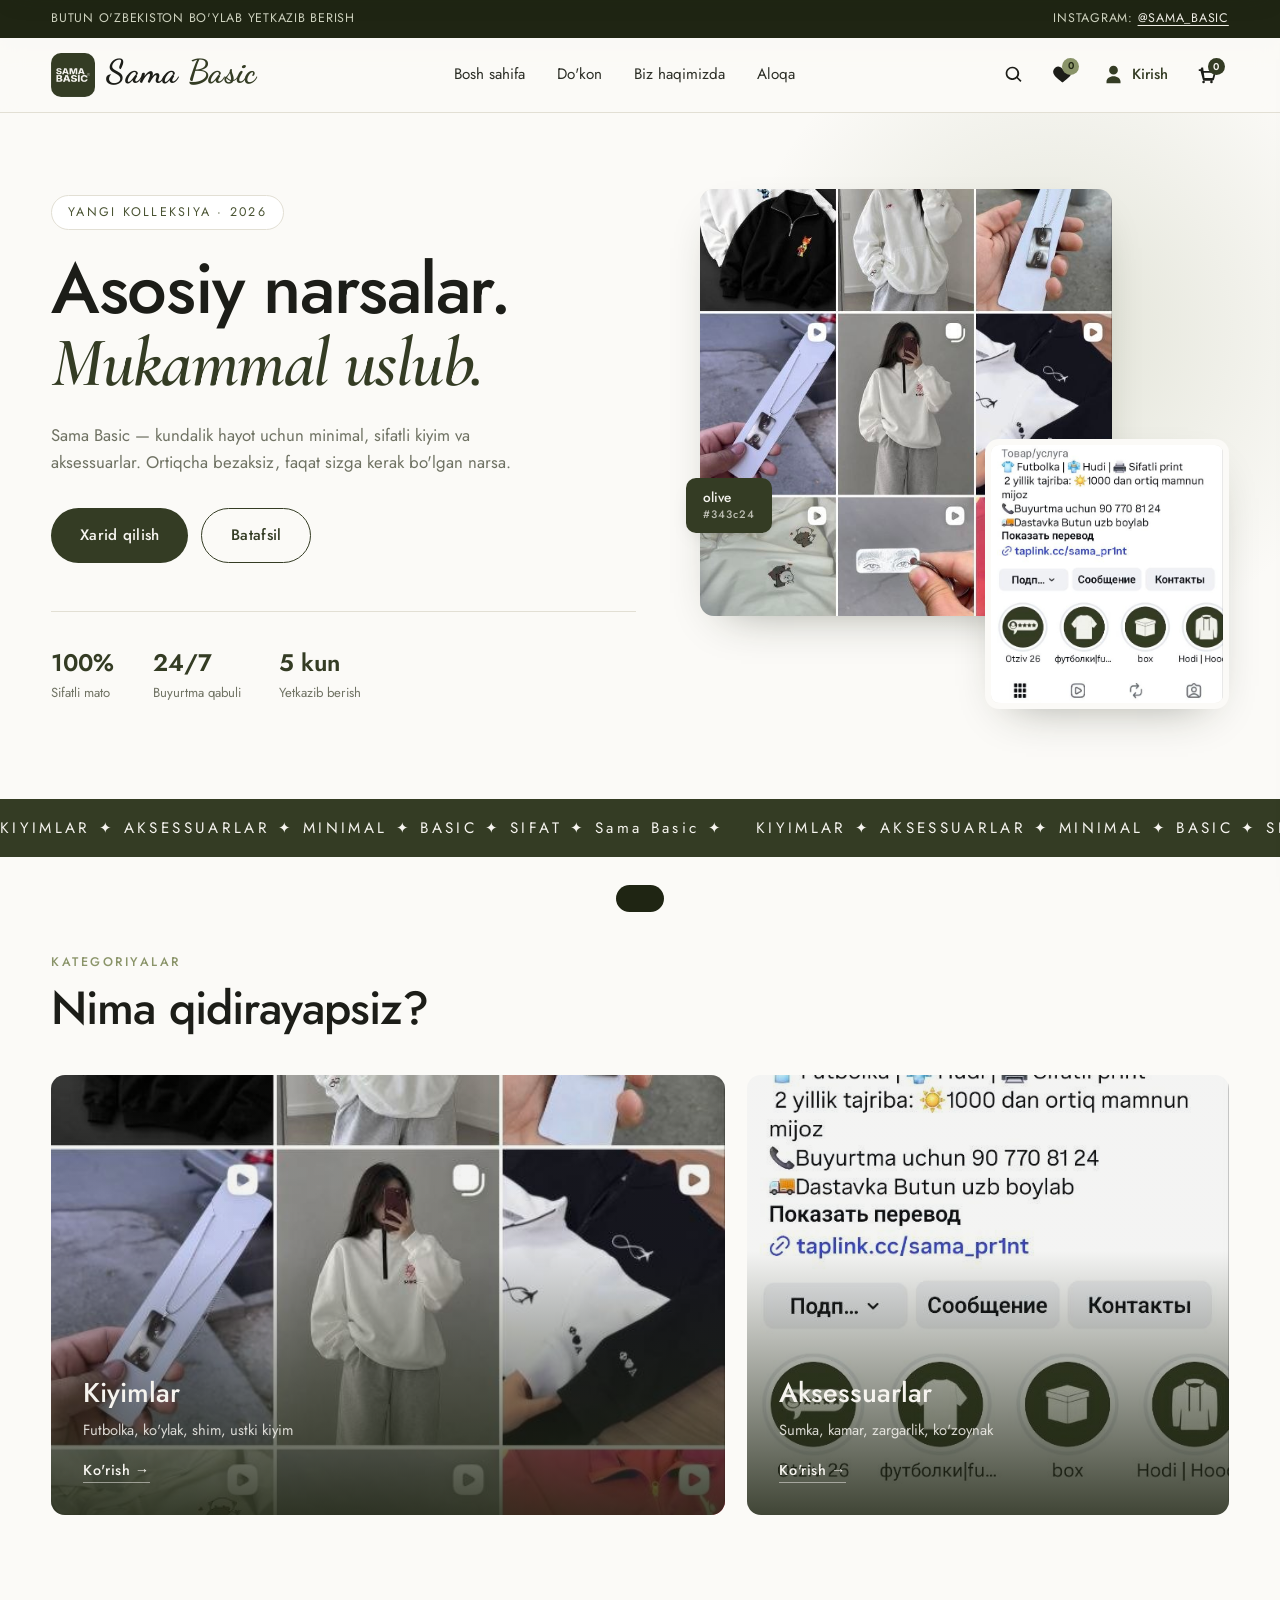
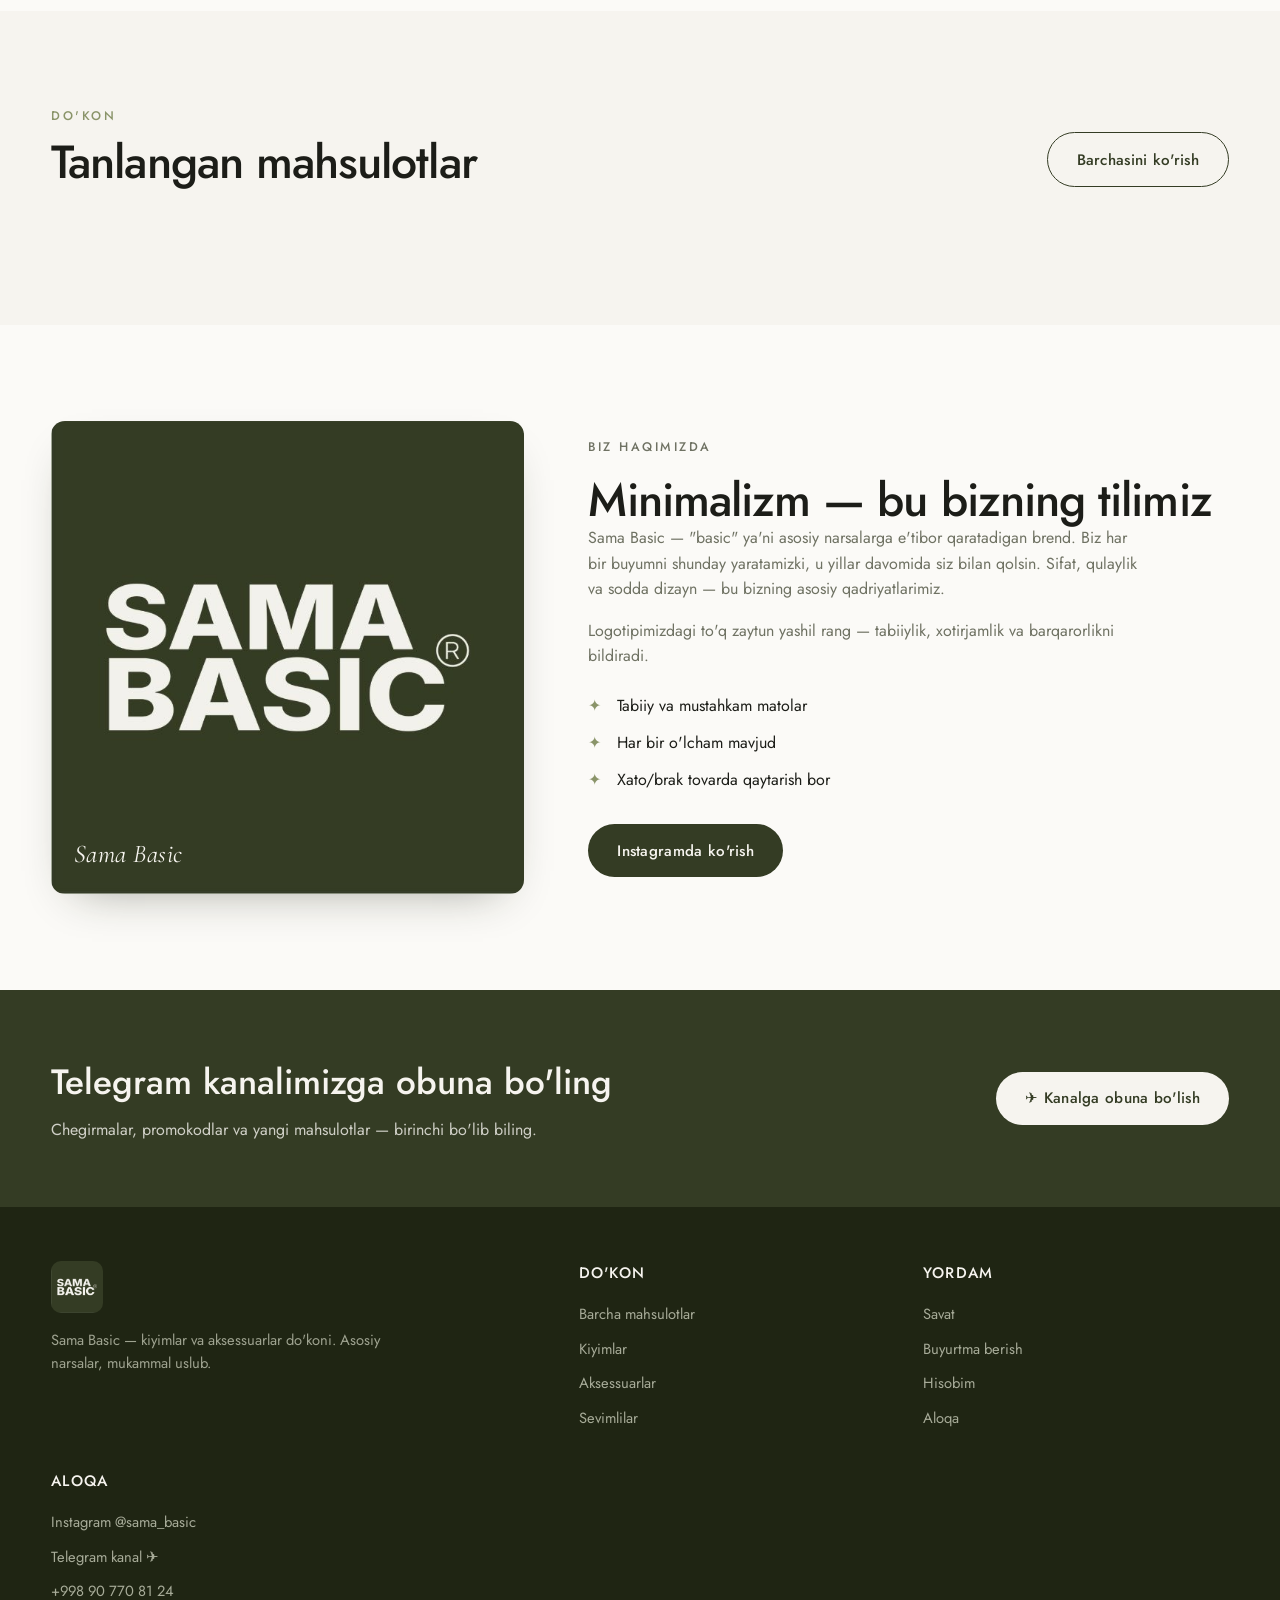
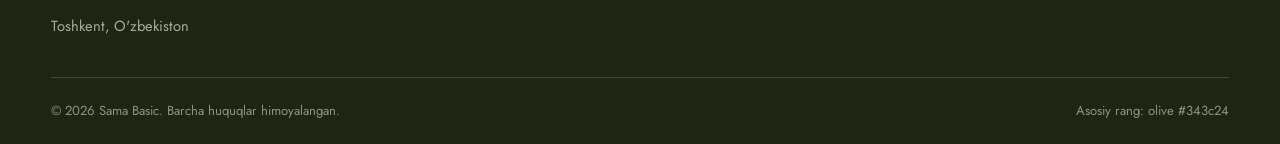
<file: site/index.html>
<!DOCTYPE html>
<html lang="uz">
<head>
<meta charset="UTF-8">
<meta name="viewport" content="width=device-width, initial-scale=1.0">
<title>Sama Basic — Kiyimlar va Aksessuarlar</title>
<meta name="description" content="Sama Basic — minimal kiyimlar va aksessuarlar do'koni. Asosiy, sifatli va zamonaviy basic buyumlar.">
<link rel="icon" href="assets/logo.jpg">
<link rel="preconnect" href="https://fonts.googleapis.com">
<link rel="preconnect" href="https://fonts.gstatic.com" crossorigin>
<link href="https://fonts.googleapis.com/css2?family=Jost:wght@300;400;500;600&family=Cormorant+Garamond:wght@400;500;600&family=Dancing+Script:wght@600;700&display=swap" rel="stylesheet">
<link rel="stylesheet" href="styles.css?v=6">
</head>
<body>

<div id="siteHeader"></div>

<!-- ===== Hero ===== -->
<section class="hero" id="home">
  <div class="container hero__inner">
    <div class="hero__text">
      <p class="hero__eyebrow">Yangi kolleksiya · 2026</p>
      <h1 class="hero__title">Asosiy narsalar.<br><em>Mukammal uslub.</em></h1>
      <p class="hero__desc">Sama Basic — kundalik hayot uchun minimal, sifatli kiyim va aksessuarlar. Ortiqcha bezaksiz, faqat sizga kerak bo'lgan narsa.</p>
      <div class="hero__actions">
        <a href="shop.html" class="btn btn--primary">Xarid qilish</a>
        <a href="#about" class="btn btn--ghost">Batafsil</a>
      </div>
      <ul class="hero__meta">
        <li><strong>100%</strong><span>Sifatli mato</span></li>
        <li><strong>24/7</strong><span>Buyurtma qabuli</span></li>
        <li><strong>5 kun</strong><span>Yetkazib berish</span></li>
      </ul>
    </div>
    <div class="hero__media">
      <div class="hero__img hero__img--main"><img src="assets/p1.jpg" alt="Sama Basic mahsulot"></div>
      <div class="hero__img hero__img--small"><img src="assets/p2.jpg" alt="Sama Basic aksessuar"></div>
      <div class="hero__badge">olive<br><span>#343c24</span></div>
    </div>
  </div>
</section>

<!-- ===== Marquee ===== -->
<div class="marquee">
  <div class="marquee__track">
    <span>KIYIMLAR ✦ AKSESSUARLAR ✦ MINIMAL ✦ BASIC ✦ SIFAT ✦ Sama Basic ✦</span>
    <span>KIYIMLAR ✦ AKSESSUARLAR ✦ MINIMAL ✦ BASIC ✦ SIFAT ✦ Sama Basic ✦</span>
  </div>
</div>

<!-- ===== Categories ===== -->
<section class="section" id="categories">
  <div class="container">
    <div class="section__head">
      <p class="section__eyebrow">Kategoriyalar</p>
      <h2 class="section__title">Nima qidirayapsiz?</h2>
    </div>
    <div class="cats">
      <a class="cat cat--big" href="shop.html?cat=kiyimlar">
        <img src="assets/p1.jpg" alt="Kiyimlar">
        <div class="cat__overlay">
          <h3>Kiyimlar</h3>
          <p>Futbolka, ko'ylak, shim, ustki kiyim</p>
          <span class="cat__link">Ko'rish →</span>
        </div>
      </a>
      <a class="cat" href="shop.html?cat=aksessuarlar">
        <img src="assets/p2.jpg" alt="Aksessuarlar">
        <div class="cat__overlay">
          <h3>Aksessuarlar</h3>
          <p>Sumka, kamar, zargarlik, ko'zoynak</p>
          <span class="cat__link">Ko'rish →</span>
        </div>
      </a>
    </div>
  </div>
</section>

<!-- ===== Shop (tanlangan) ===== -->
<section class="section section--tint" id="shop">
  <div class="container">
    <div class="section__head section__head--row">
      <div>
        <p class="section__eyebrow">Do'kon</p>
        <h2 class="section__title">Tanlangan mahsulotlar</h2>
      </div>
      <a href="shop.html" class="btn btn--ghost">Barchasini ko'rish</a>
    </div>
    <div class="grid" id="productGrid"></div>
  </div>
</section>

<!-- ===== About ===== -->
<section class="section" id="about">
  <div class="container about">
    <div class="about__media">
      <img src="assets/logo.jpg" alt="Sama Basic logotipi">
    </div>
    <div class="about__text">
      <p class="section__eyebrow">Biz haqimizda</p>
      <h2 class="section__title">Minimalizm — bu bizning tilimiz</h2>
      <p>Sama Basic — "basic" ya'ni asosiy narsalarga e'tibor qaratadigan brend. Biz har bir buyumni shunday yaratamizki, u yillar davomida siz bilan qolsin. Sifat, qulaylik va sodda dizayn — bu bizning asosiy qadriyatlarimiz.</p>
      <p>Logotipimizdagi to'q zaytun yashil rang — tabiiylik, xotirjamlik va barqarorlikni bildiradi.</p>
      <ul class="about__list">
        <li>Tabiiy va mustahkam matolar</li>
        <li>Har bir o'lcham mavjud</li>
        <li>Xato/brak tovarda qaytarish bor</li>
      </ul>
      <a href="https://www.instagram.com/sama_basic" target="_blank" rel="noopener" class="btn btn--primary">Instagramda ko'rish</a>
    </div>
  </div>
</section>

<!-- ===== Telegram kanal ===== -->
<section class="newsletter">
  <div class="container newsletter__inner">
    <div>
      <h2>Telegram kanalimizga obuna bo'ling</h2>
      <p>Chegirmalar, promokodlar va yangi mahsulotlar — birinchi bo'lib biling.</p>
    </div>
    <a class="btn btn--primary" href="https://t.me/para_kiyim_parnie_futbolki" target="_blank" rel="noopener">✈ Kanalga obuna bo'lish</a>
  </div>
</section>

<div id="siteFooter"></div>

<script src="common.js?v=9"></script>
<script src="layout.js?v=3"></script>
<script src="script.js?v=2"></script>
</body>
</html>
</file>
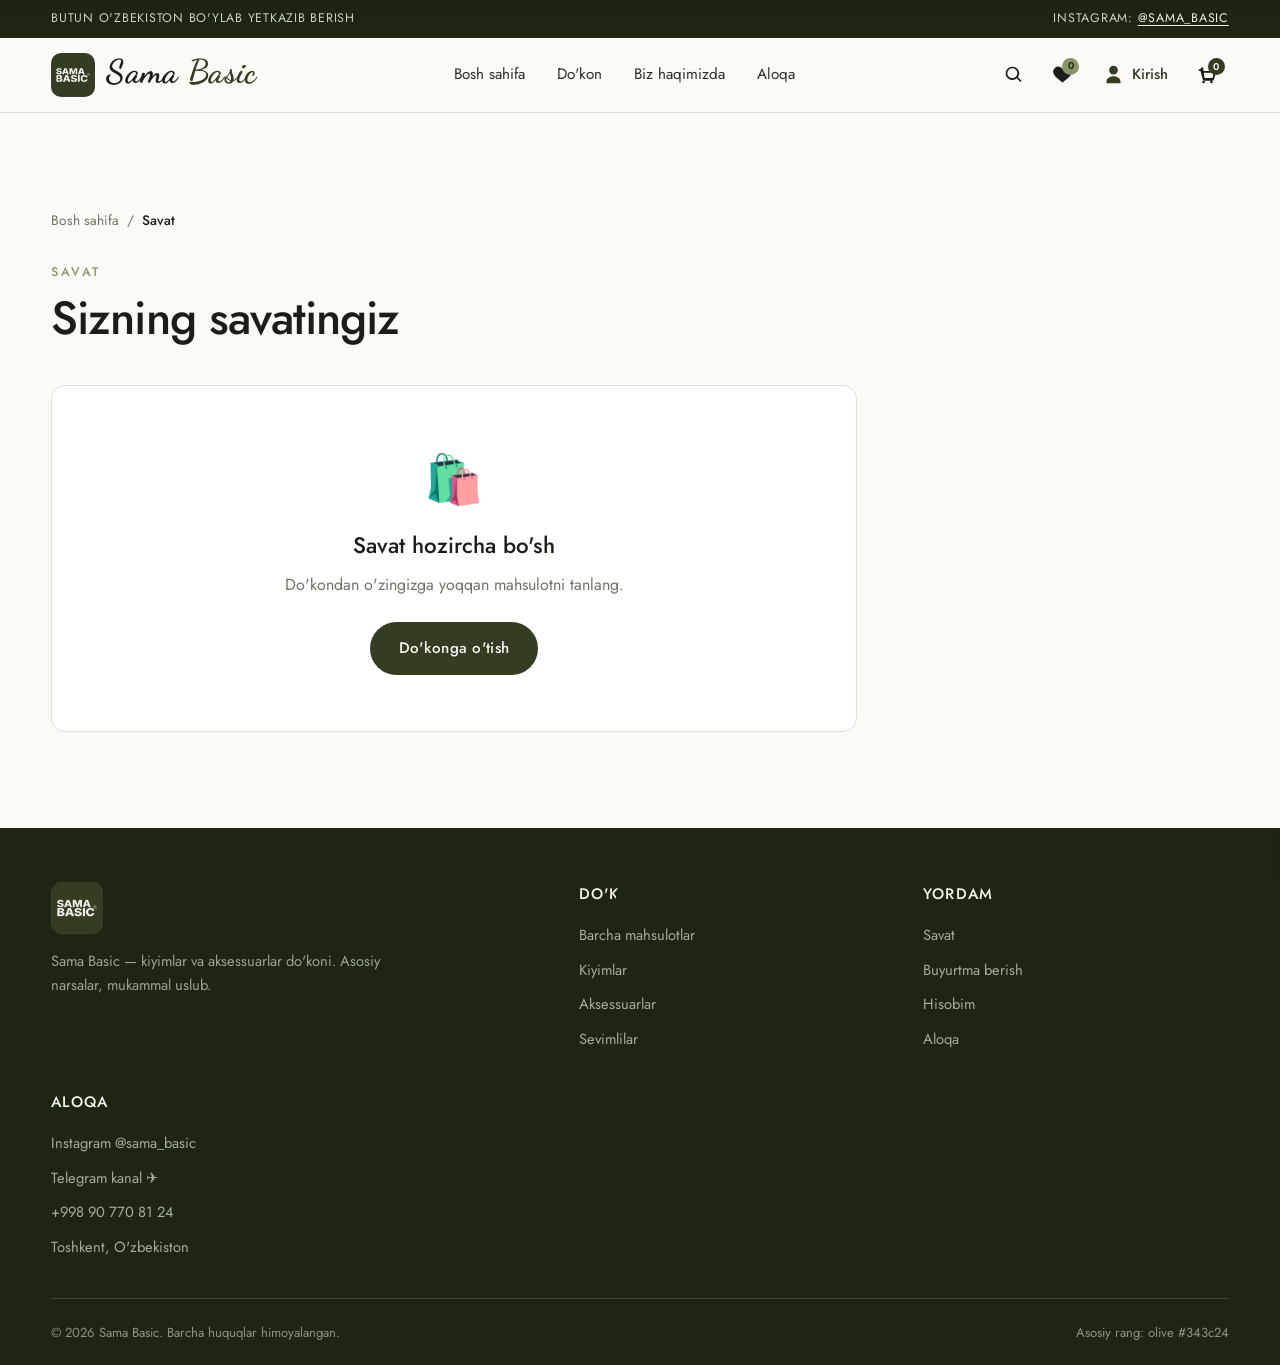
<file: site/cart.html>
<!DOCTYPE html>
<html lang="uz">
<head>
<meta charset="UTF-8">
<meta name="viewport" content="width=device-width, initial-scale=1.0">
<title>Savat — Sama Basic</title>
<meta name="description" content="Savat — Sama Basic. Mahsulotlarni ko'rib chiqing va buyurtma bering.">
<link rel="icon" href="assets/logo.jpg">
<link rel="preconnect" href="https://fonts.googleapis.com">
<link rel="preconnect" href="https://fonts.gstatic.com" crossorigin>
<link href="https://fonts.googleapis.com/css2?family=Jost:wght@300;400;500;600&family=Cormorant+Garamond:wght@400;500;600&family=Dancing+Script:wght@600;700&display=swap" rel="stylesheet">
<link rel="stylesheet" href="styles.css?v=6">
</head>
<body>

<div id="siteHeader"></div>

<main class="section cart">
  <div class="container">
    <nav class="breadcrumb">
      <a href="index.html">Bosh sahifa</a><span>/</span><strong>Savat</strong>
    </nav>

    <div class="section__head">
      <p class="section__eyebrow">Savat</p>
      <h1 class="section__title">Sizning savatingiz</h1>
    </div>

    <div class="cart__inner" id="cartInner"></div>
  </div>
</main>

<div id="siteFooter"></div>

<script src="common.js?v=9"></script>
<script src="layout.js?v=3"></script>
<script src="cart.js?v=2"></script>
</body>
</html>
</file>
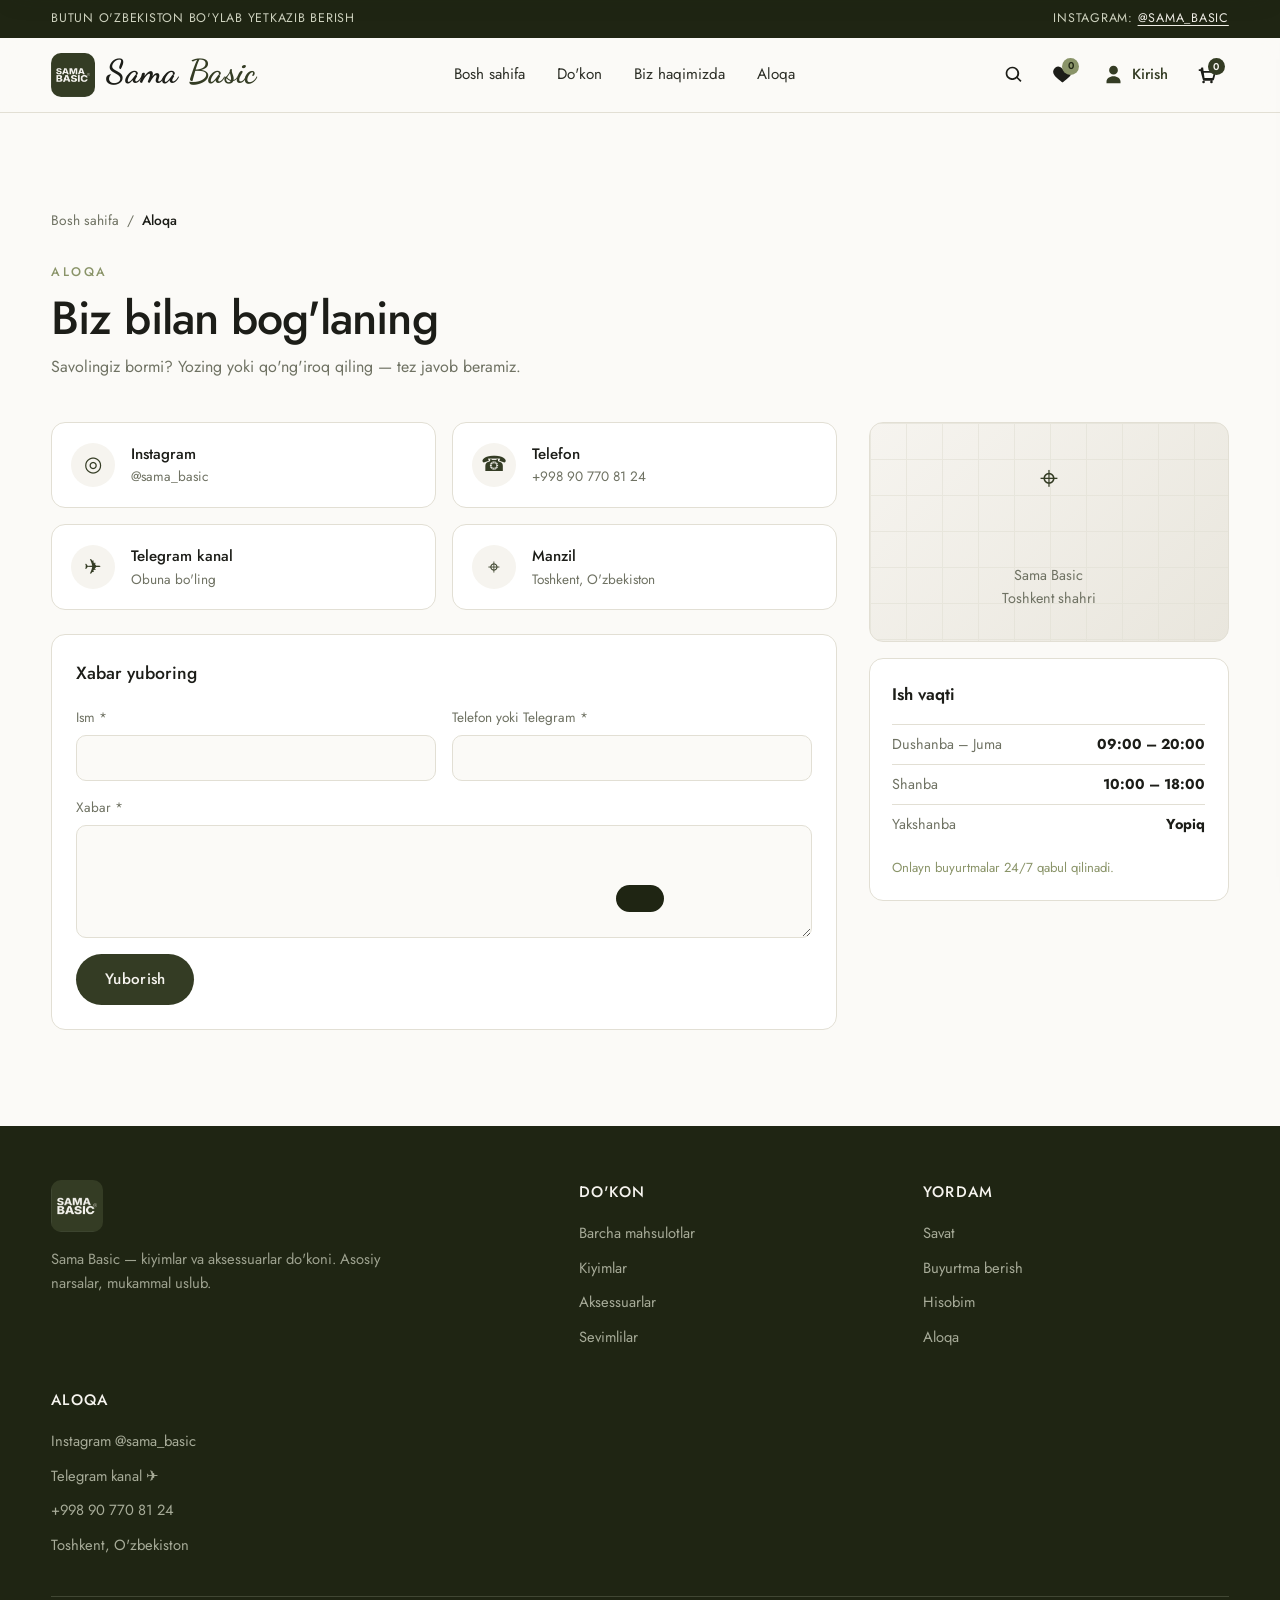
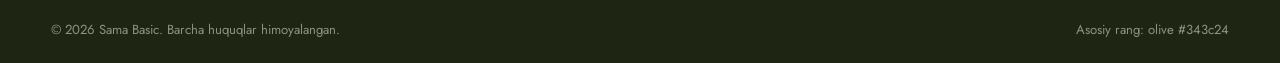
<file: site/contact.html>
<!DOCTYPE html>
<html lang="uz">
<head>
<meta charset="UTF-8">
<meta name="viewport" content="width=device-width, initial-scale=1.0">
<title>Aloqa — Sama Basic</title>
<meta name="description" content="Sama Basic bilan bog'lanish — telefon, Instagram, Telegram va manzil.">
<link rel="icon" href="assets/logo.jpg">
<link rel="preconnect" href="https://fonts.googleapis.com">
<link rel="preconnect" href="https://fonts.gstatic.com" crossorigin>
<link href="https://fonts.googleapis.com/css2?family=Jost:wght@300;400;500;600&family=Cormorant+Garamond:wght@400;500;600&family=Dancing+Script:wght@600;700&display=swap" rel="stylesheet">
<link rel="stylesheet" href="styles.css?v=6">
</head>
<body>

<div id="siteHeader"></div>

<main class="section contact">
  <div class="container">
    <nav class="breadcrumb">
      <a href="index.html">Bosh sahifa</a><span>/</span><strong>Aloqa</strong>
    </nav>

    <div class="section__head">
      <p class="section__eyebrow">Aloqa</p>
      <h1 class="section__title">Biz bilan bog'laning</h1>
      <p class="section__sub">Savolingiz bormi? Yozing yoki qo'ng'iroq qiling — tez javob beramiz.</p>
    </div>

    <div class="contact__inner">
      <div class="contact__cards">
        <a class="ccard" href="https://www.instagram.com/sama_basic" target="_blank" rel="noopener">
          <span class="ccard__icon">◎</span>
          <div><h3>Instagram</h3><p>@sama_basic</p></div>
        </a>
        <a class="ccard" href="tel:+998907708124">
          <span class="ccard__icon">☎</span>
          <div><h3>Telefon</h3><p>+998 90 770 81 24</p></div>
        </a>
        <a class="ccard" href="https://t.me/para_kiyim_parnie_futbolki" target="_blank" rel="noopener">
          <span class="ccard__icon">✈</span>
          <div><h3>Telegram kanal</h3><p>Obuna bo'ling</p></div>
        </a>
        <div class="ccard">
          <span class="ccard__icon">⌖</span>
          <div><h3>Manzil</h3><p>Toshkent, O'zbekiston</p></div>
        </div>

        <form class="contact__form" id="contactForm">
          <h3>Xabar yuboring</h3>
          <div class="form__grid">
            <label class="field"><span>Ism *</span><input name="name" required></label>
            <label class="field"><span>Telefon yoki Telegram *</span><input name="contact" required></label>
            <label class="field field--full"><span>Xabar *</span><textarea name="message" rows="4" required></textarea></label>
          </div>
          <button class="btn btn--primary" type="submit">Yuborish</button>
        </form>
      </div>

      <aside class="contact__aside">
        <div class="map">
          <div class="map__pin">⌖</div>
          <p>Sama Basic<br>Toshkent shahri</p>
        </div>
        <div class="hours">
          <h3>Ish vaqti</h3>
          <div><span>Dushanba – Juma</span><strong>09:00 – 20:00</strong></div>
          <div><span>Shanba</span><strong>10:00 – 18:00</strong></div>
          <div><span>Yakshanba</span><strong>Yopiq</strong></div>
          <p class="hours__note">Onlayn buyurtmalar 24/7 qabul qilinadi.</p>
        </div>
      </aside>
    </div>
  </div>
</main>

<div id="siteFooter"></div>

<script src="common.js?v=9"></script>
<script src="layout.js?v=3"></script>
<script src="contact.js?v=2"></script>
</body>
</html>
</file>
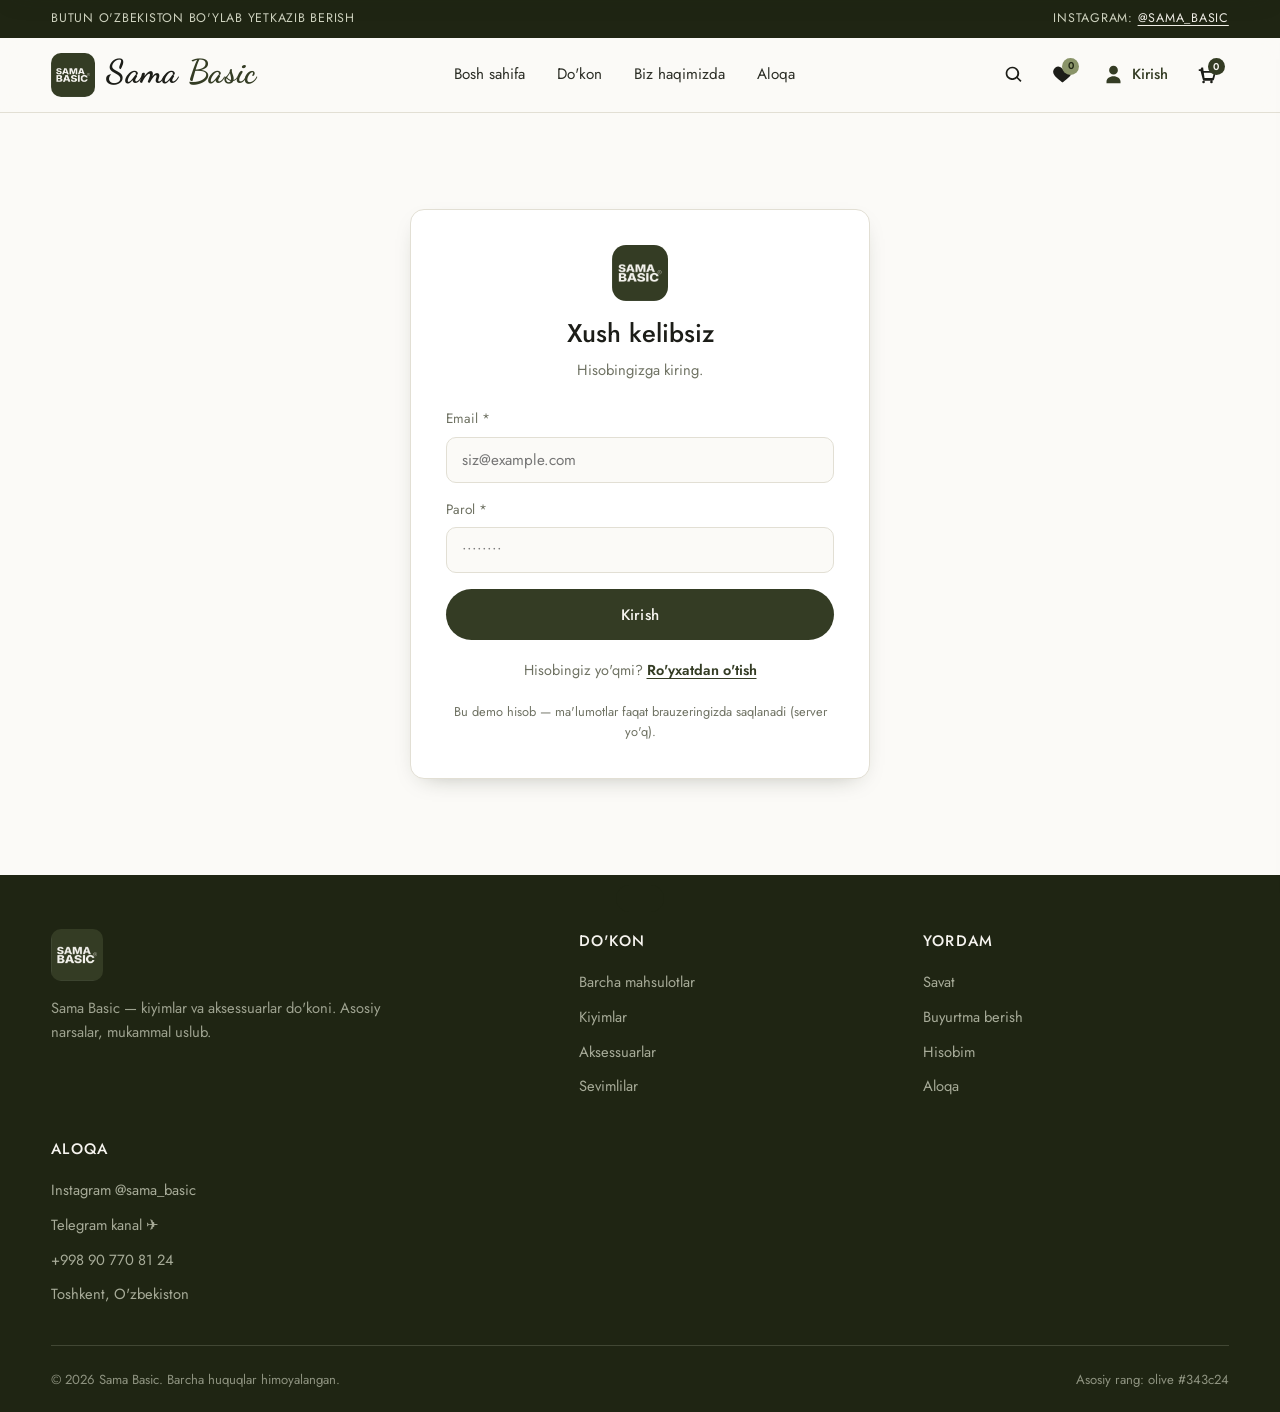
<file: site/login.html>
<!DOCTYPE html>
<html lang="uz">
<head>
<meta charset="UTF-8">
<meta name="viewport" content="width=device-width, initial-scale=1.0">
<title>Kirish — Sama Basic</title>
<meta name="description" content="Sama Basic hisobingizga kiring yoki ro'yxatdan o'ting.">
<link rel="icon" href="assets/logo.jpg">
<link rel="preconnect" href="https://fonts.googleapis.com">
<link rel="preconnect" href="https://fonts.gstatic.com" crossorigin>
<link href="https://fonts.googleapis.com/css2?family=Jost:wght@300;400;500;600&family=Cormorant+Garamond:wght@400;500;600&family=Dancing+Script:wght@600;700&display=swap" rel="stylesheet">
<link rel="stylesheet" href="styles.css?v=6">
</head>
<body>

<div id="siteHeader"></div>

<main class="section auth">
  <div class="container auth__wrap">
    <div class="auth__card">
      <div class="auth__brand">
        <img src="assets/logo.jpg" alt="Sama Basic" class="brand__logo">
        <h1>Xush kelibsiz</h1>
        <p>Hisobingizga kiring.</p>
      </div>

      <!-- Kirish -->
      <form class="auth__form" id="loginForm">
        <label class="field"><span>Email *</span><input type="email" name="email" required placeholder="siz@example.com"></label>
        <label class="field"><span>Parol *</span><input type="password" name="password" required placeholder="••••••••"></label>
        <button class="btn btn--primary btn--block" type="submit">Kirish</button>
      </form>

      <p class="auth__switch">Hisobingiz yo'qmi? <a href="register.html">Ro'yxatdan o'tish</a></p>

      <p class="auth__note">Bu demo hisob — ma'lumotlar faqat brauzeringizda saqlanadi (server yo'q).</p>
    </div>
  </div>
</main>

<div id="siteFooter"></div>

<script src="common.js?v=9"></script>
<script src="layout.js?v=3"></script>
<script src="login.js?v=3"></script>
</body>
</html>
</file>
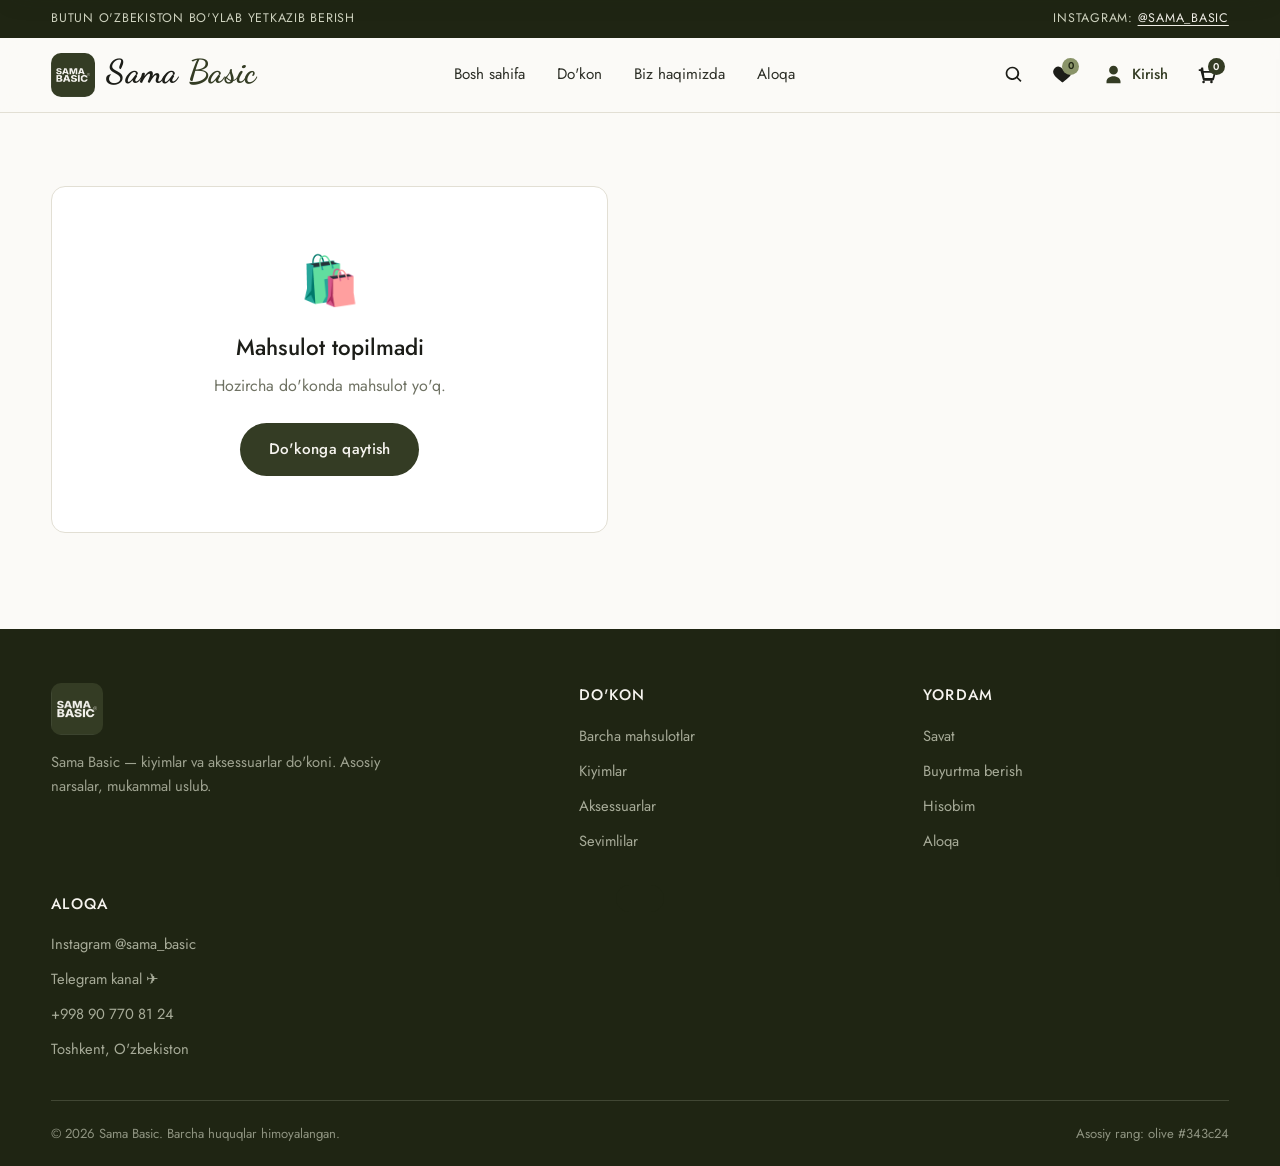
<file: site/product.html>
<!DOCTYPE html>
<html lang="uz">
<head>
<meta charset="UTF-8">
<meta name="viewport" content="width=device-width, initial-scale=1.0">
<title>Mahsulot — Sama Basic</title>
<meta name="description" content="Sama Basic mahsulot tafsilotlari — to'liq ma'lumot, o'lchamlar va narx.">
<link rel="icon" href="assets/logo.jpg">
<link rel="preconnect" href="https://fonts.googleapis.com">
<link rel="preconnect" href="https://fonts.gstatic.com" crossorigin>
<link href="https://fonts.googleapis.com/css2?family=Jost:wght@300;400;500;600&family=Cormorant+Garamond:wght@400;500;600&family=Dancing+Script:wght@600;700&display=swap" rel="stylesheet">
<link rel="stylesheet" href="styles.css?v=6">
</head>
<body>

<div id="siteHeader"></div>

<main class="section product" id="product">
  <div class="container">
    <nav class="breadcrumb" id="breadcrumb"></nav>
    <div class="product__inner" id="productInner"></div>
  </div>
</main>

<section class="section section--tint" id="related">
  <div class="container">
    <div class="section__head">
      <p class="section__eyebrow">O'xshash mahsulotlar</p>
      <h2 class="section__title">Sizga yoqishi mumkin</h2>
    </div>
    <div class="grid" id="relatedGrid"></div>
  </div>
</section>

<div id="siteFooter"></div>

<script src="common.js?v=9"></script>
<script src="layout.js?v=3"></script>
<script src="product.js?v=4"></script>
</body>
</html>
</file>
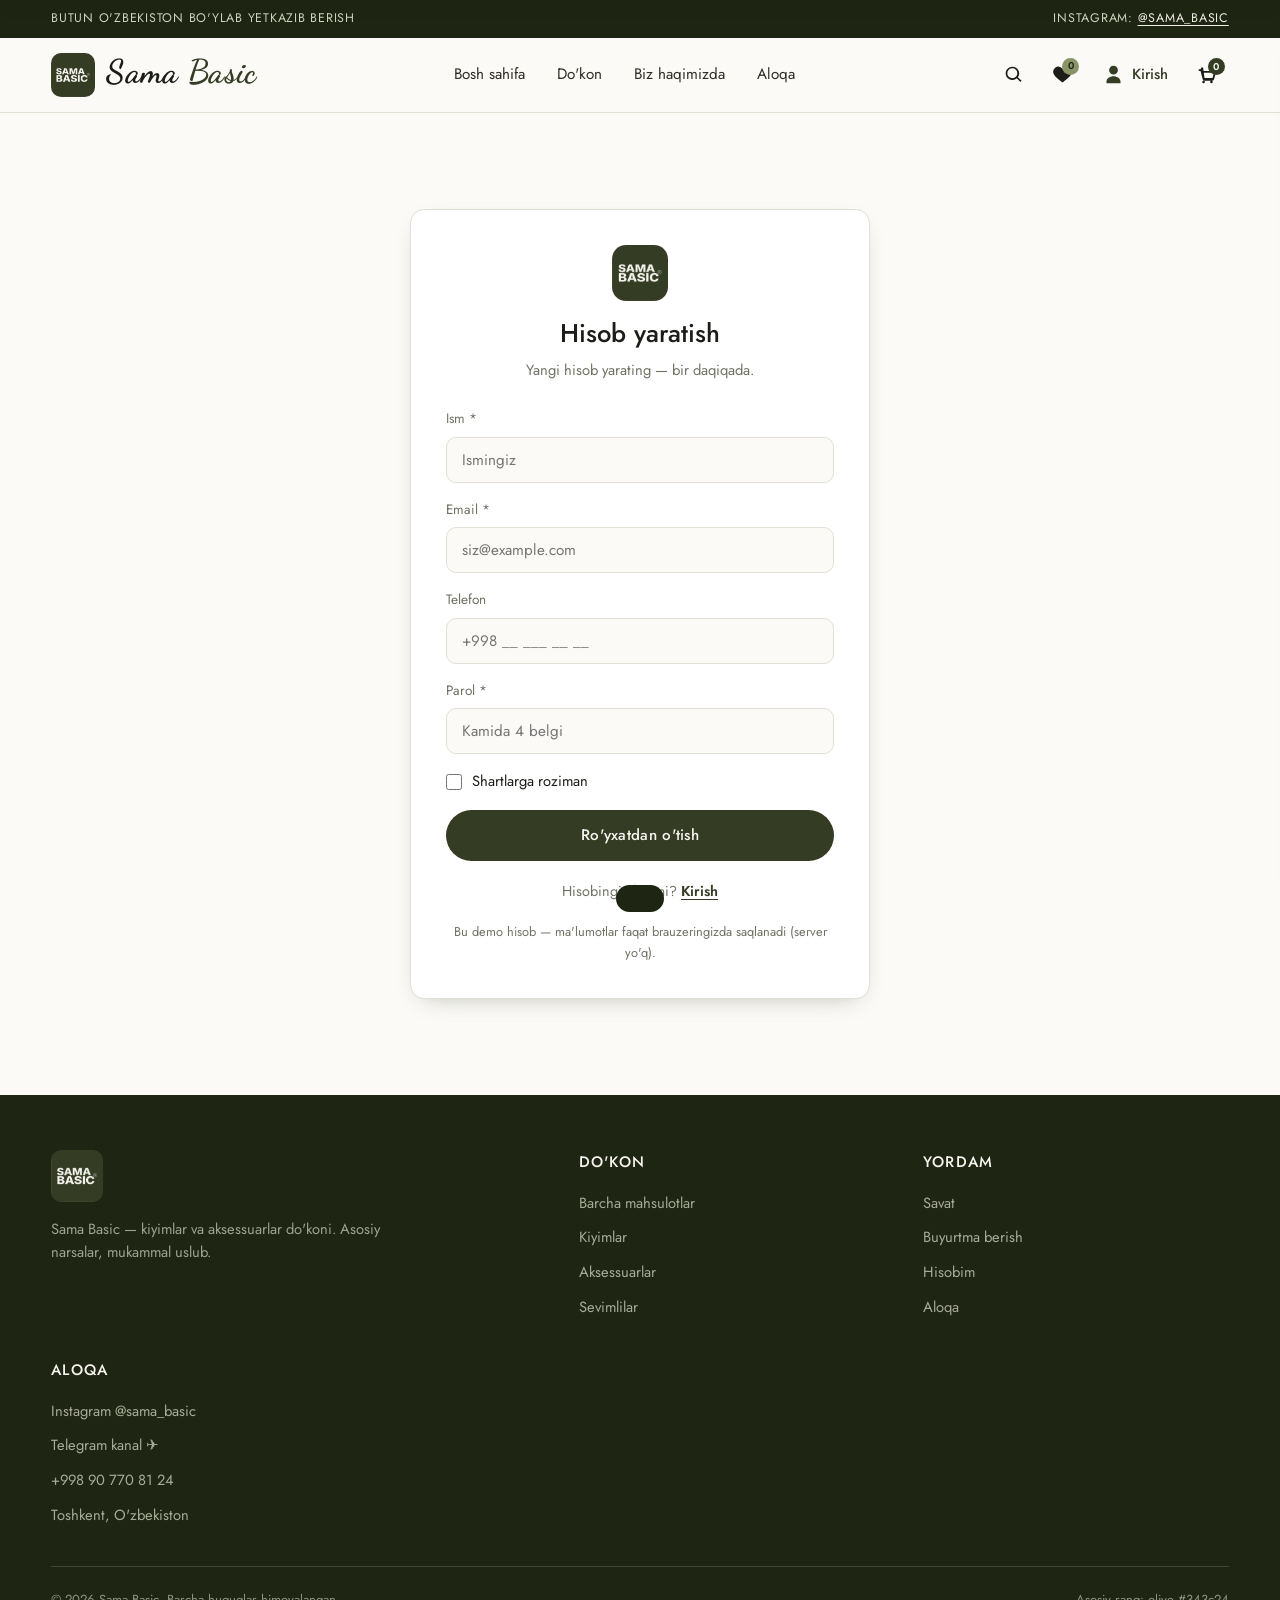
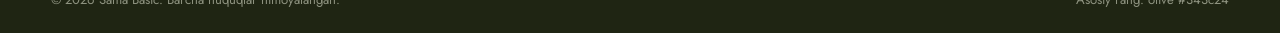
<file: site/register.html>
<!DOCTYPE html>
<html lang="uz">
<head>
<meta charset="UTF-8">
<meta name="viewport" content="width=device-width, initial-scale=1.0">
<title>Ro'yxatdan o'tish — Sama Basic</title>
<meta name="description" content="Sama Basic'da yangi hisob yarating.">
<link rel="icon" href="assets/logo.jpg">
<link rel="preconnect" href="https://fonts.googleapis.com">
<link rel="preconnect" href="https://fonts.gstatic.com" crossorigin>
<link href="https://fonts.googleapis.com/css2?family=Jost:wght@300;400;500;600&family=Cormorant+Garamond:wght@400;500;600&family=Dancing+Script:wght@600;700&display=swap" rel="stylesheet">
<link rel="stylesheet" href="styles.css?v=6">
</head>
<body>

<div id="siteHeader"></div>

<main class="section auth">
  <div class="container auth__wrap">
    <div class="auth__card">
      <div class="auth__brand">
        <img src="assets/logo.jpg" alt="Sama Basic" class="brand__logo">
        <h1>Hisob yaratish</h1>
        <p>Yangi hisob yarating — bir daqiqada.</p>
      </div>

      <!-- Ro'yxatdan o'tish -->
      <form class="auth__form" id="registerForm">
        <label class="field"><span>Ism *</span><input name="name" required placeholder="Ismingiz"></label>
        <label class="field"><span>Email *</span><input type="email" name="email" required placeholder="siz@example.com"></label>
        <label class="field"><span>Telefon</span><input name="phone" placeholder="+998 __ ___ __ __"></label>
        <label class="field"><span>Parol *</span><input type="password" name="password" required minlength="4" placeholder="Kamida 4 belgi"></label>
        <label class="check"><input type="checkbox" required><span>Shartlarga roziman</span></label>
        <button class="btn btn--primary btn--block" type="submit">Ro'yxatdan o'tish</button>
      </form>

      <p class="auth__switch">Hisobingiz bormi? <a href="login.html">Kirish</a></p>

      <p class="auth__note">Bu demo hisob — ma'lumotlar faqat brauzeringizda saqlanadi (server yo'q).</p>
    </div>
  </div>
</main>

<div id="siteFooter"></div>

<script src="common.js?v=9"></script>
<script src="layout.js?v=3"></script>
<script src="login.js?v=3"></script>
</body>
</html>
</file>
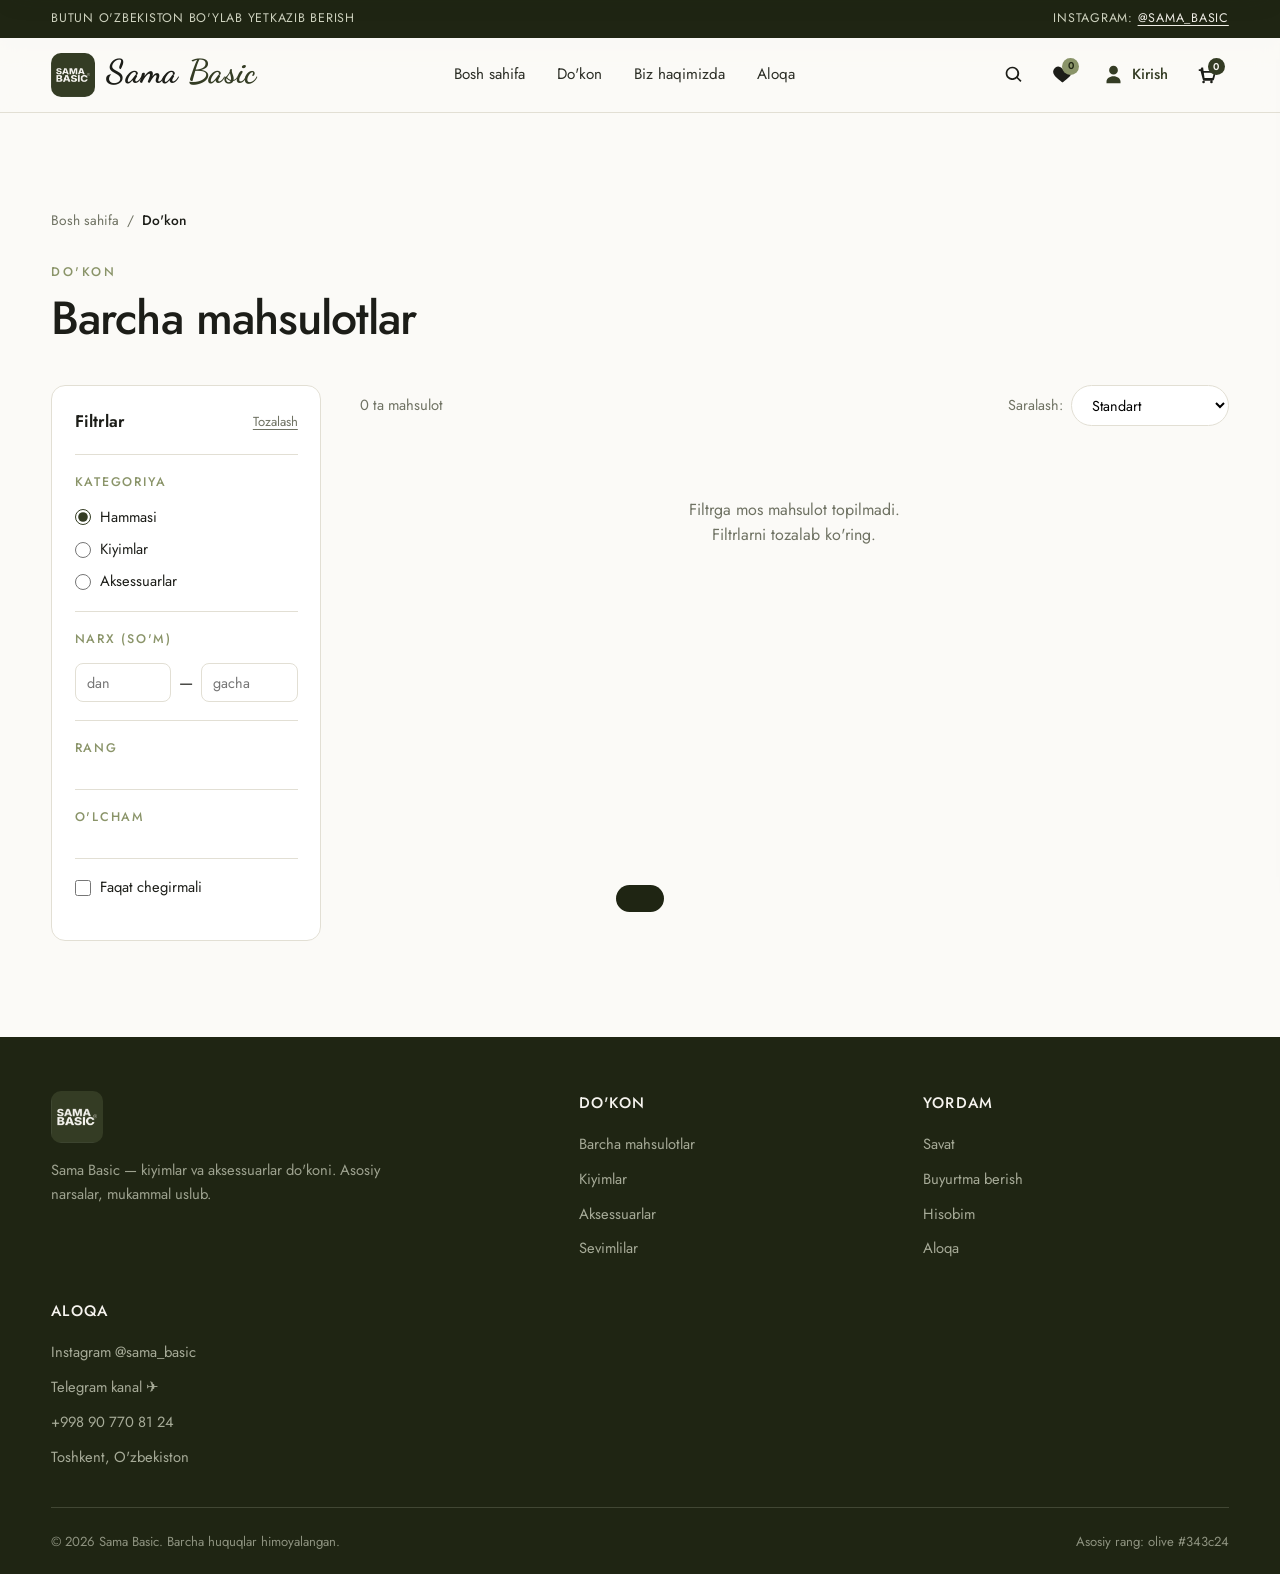
<file: site/shop.html>
<!DOCTYPE html>
<html lang="uz">
<head>
<meta charset="UTF-8">
<meta name="viewport" content="width=device-width, initial-scale=1.0">
<title>Do'kon — Sama Basic</title>
<meta name="description" content="Sama Basic do'koni — kiyimlar va aksessuarlar. Kategoriya, narx va rang bo'yicha filtrlang.">
<link rel="icon" href="assets/logo.jpg">
<link rel="preconnect" href="https://fonts.googleapis.com">
<link rel="preconnect" href="https://fonts.gstatic.com" crossorigin>
<link href="https://fonts.googleapis.com/css2?family=Jost:wght@300;400;500;600&family=Cormorant+Garamond:wght@400;500;600&family=Dancing+Script:wght@600;700&family=Inter:wght@800&display=swap" rel="stylesheet">
<link rel="stylesheet" href="styles.css?v=6">
</head>
<body>

<div id="siteHeader"></div>

<main class="section shop">
  <div class="container">
    <nav class="breadcrumb">
      <a href="index.html">Bosh sahifa</a><span>/</span><strong>Do'kon</strong>
    </nav>

    <div class="section__head">
      <p class="section__eyebrow">Do'kon</p>
      <h1 class="section__title">Barcha mahsulotlar</h1>
    </div>

    <div class="shop__inner">
      <!-- Sidebar -->
      <aside class="filters-panel" id="filtersPanel">
        <div class="fp__head">
          <h3>Filtrlar</h3>
          <button class="fp__clear" id="clearFilters">Tozalash</button>
        </div>

        <div class="fp__block">
          <h4>Kategoriya</h4>
          <div class="fp__list" id="catFilter">
            <label class="radio"><input type="radio" name="cat" value="all" checked><span>Hammasi</span></label>
            <label class="radio"><input type="radio" name="cat" value="kiyimlar"><span>Kiyimlar</span></label>
            <label class="radio"><input type="radio" name="cat" value="aksessuarlar"><span>Aksessuarlar</span></label>
          </div>
        </div>

        <div class="fp__block">
          <h4>Narx (so'm)</h4>
          <div class="fp__price">
            <input type="number" id="minPrice" placeholder="dan" min="0" step="10000">
            <span>—</span>
            <input type="number" id="maxPrice" placeholder="gacha" min="0" step="10000">
          </div>
        </div>

        <div class="fp__block">
          <h4>Rang</h4>
          <div class="fp__chips" id="colorFilter"></div>
        </div>

        <div class="fp__block">
          <h4>O'lcham</h4>
          <div class="fp__chips" id="sizeFilter"></div>
        </div>

        <div class="fp__block">
          <label class="check"><input type="checkbox" id="saleOnly"><span>Faqat chegirmali</span></label>
        </div>
      </aside>

      <!-- Natijalar -->
      <div class="shop__main">
        <div class="toolbar">
          <button class="toolbar__filter" id="openFilters">☰ Filtrlar</button>
          <span class="toolbar__count" id="resultCount">0 ta mahsulot</span>
          <div class="toolbar__sort">
            <label for="sortBy">Saralash:</label>
            <select id="sortBy">
              <option value="default">Standart</option>
              <option value="price-asc">Narx: arzondan</option>
              <option value="price-desc">Narx: qimmatdan</option>
              <option value="rating">Reyting bo'yicha</option>
              <option value="name">Nom (A–Z)</option>
            </select>
          </div>
        </div>

        <div class="grid grid--shop" id="productGrid"></div>
        <div class="pager" id="pager"></div>
      </div>
    </div>
  </div>
</main>

<div id="siteFooter"></div>

<script src="common.js?v=9"></script>
<script src="layout.js?v=3"></script>
<script src="shop.js?v=3"></script>
</body>
</html>
</file>
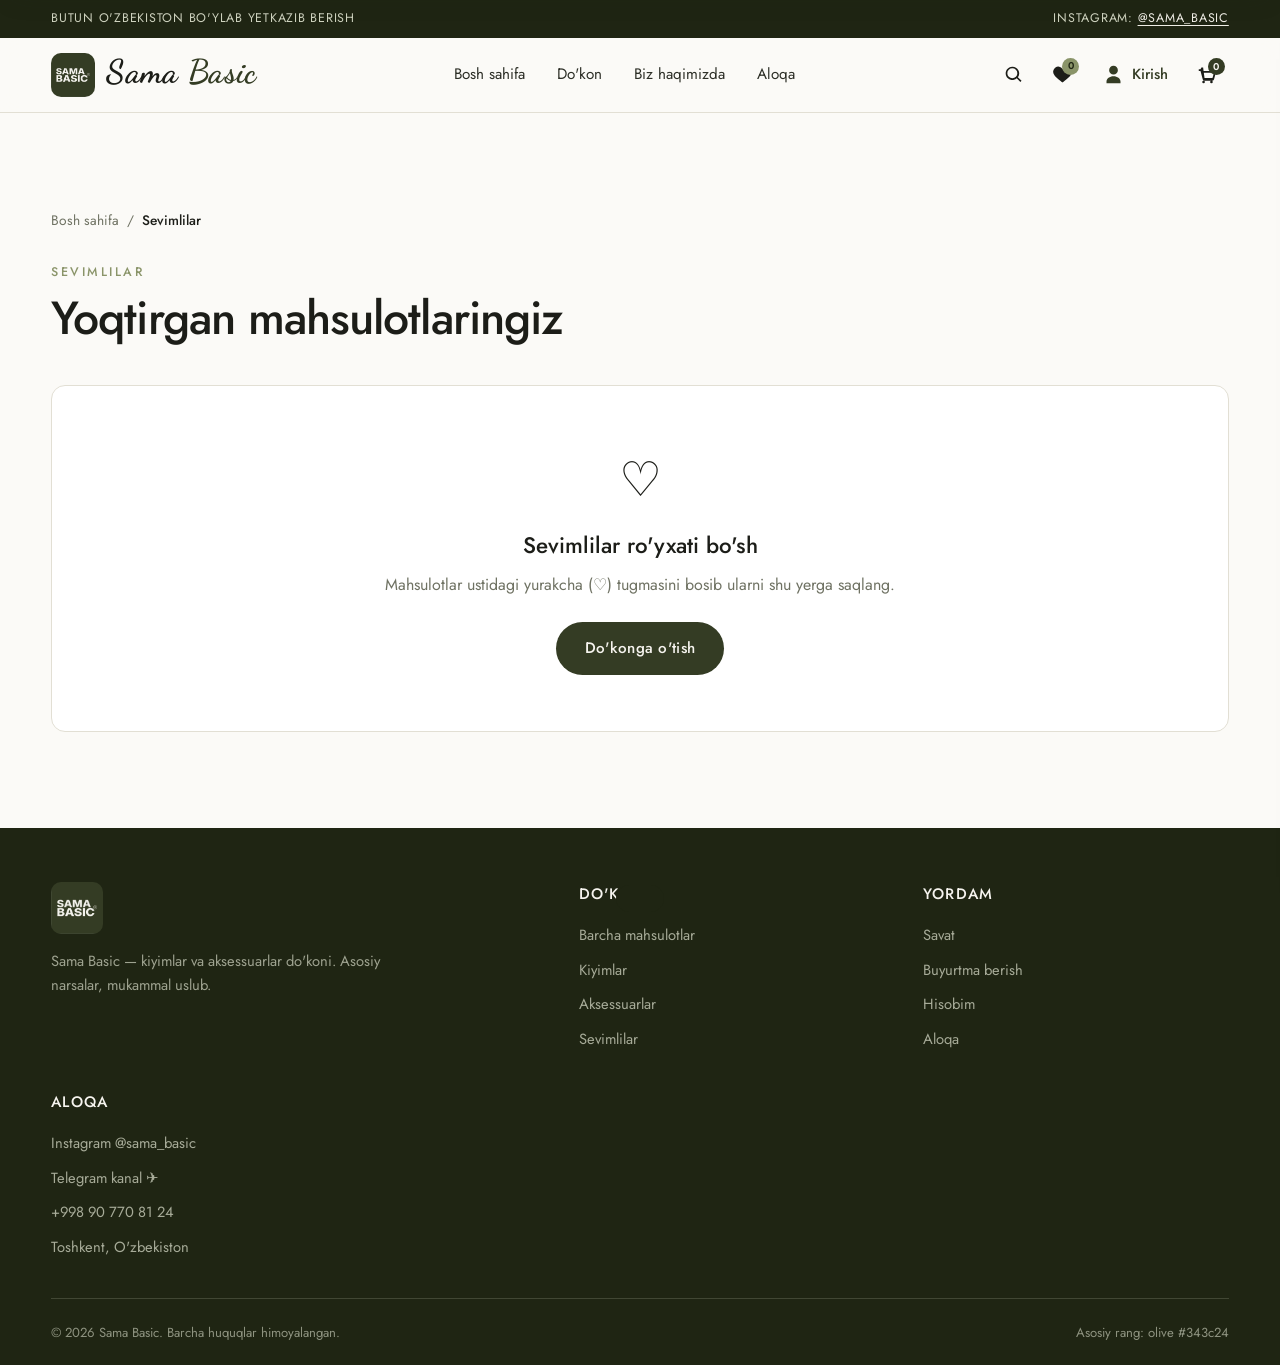
<file: site/wishlist.html>
<!DOCTYPE html>
<html lang="uz">
<head>
<meta charset="UTF-8">
<meta name="viewport" content="width=device-width, initial-scale=1.0">
<title>Sevimlilar — Sama Basic</title>
<meta name="description" content="Sevimlilar — Sama Basic. Yoqtirgan mahsulotlaringizni saqlab qo'ying.">
<link rel="icon" href="assets/logo.jpg">
<link rel="preconnect" href="https://fonts.googleapis.com">
<link rel="preconnect" href="https://fonts.gstatic.com" crossorigin>
<link href="https://fonts.googleapis.com/css2?family=Jost:wght@300;400;500;600&family=Cormorant+Garamond:wght@400;500;600&family=Dancing+Script:wght@600;700&display=swap" rel="stylesheet">
<link rel="stylesheet" href="styles.css?v=6">
</head>
<body>

<div id="siteHeader"></div>

<main class="section">
  <div class="container">
    <nav class="breadcrumb">
      <a href="index.html">Bosh sahifa</a><span>/</span><strong>Sevimlilar</strong>
    </nav>

    <div class="section__head">
      <p class="section__eyebrow">Sevimlilar</p>
      <h1 class="section__title">Yoqtirgan mahsulotlaringiz</h1>
    </div>

    <div id="wishInner"></div>
  </div>
</main>

<div id="siteFooter"></div>

<script src="common.js?v=9"></script>
<script src="layout.js?v=3"></script>
<script src="wishlist.js?v=2"></script>
</body>
</html>
</file>
<file: site/styles.css>
/* =========================================================
   sama_basic — shop
   Asosiy brend rangi (logodan): olive #343c24
   ========================================================= */

:root{
  --olive:        #343c24;   /* logo asosiy rangi */
  --olive-600:    #2a3119;
  --olive-700:    #1f2513;
  --olive-soft:   #4a5433;
  --sage:         #8a9469;   /* yorug' aksent */
  --beige:        #e9e6dd;
  --cream:        #f6f4ef;
  --paper:        #fbfaf7;
  --ink:          #1c1d18;
  --muted:        #6f7263;
  --line:         #e2dfd4;
  --white:        #ffffff;

  --radius: 14px;
  --radius-sm: 10px;
  --shadow: 0 18px 45px -25px rgba(31,37,19,.45);
  --shadow-sm: 0 8px 24px -14px rgba(31,37,19,.4);
  --ff: 'Jost', -apple-system, BlinkMacSystemFont, 'Segoe UI', Roboto, sans-serif;
  --ff-serif: 'Cormorant Garamond', Georgia, serif;
}

*{margin:0;padding:0;box-sizing:border-box}
html{scroll-behavior:smooth}
body{
  font-family:var(--ff);
  color:var(--ink);
  background:var(--paper);
  line-height:1.6;
  -webkit-font-smoothing:antialiased;
  overflow-x:hidden;
  /* clip — hidden kabi kesadi, lekin scroll-container yaratmaydi,
     shuning uchun sticky navbar hamma brauzerda tepada qoladi */
  overflow-x:clip;
}
img{display:block;max-width:100%}
a{color:inherit;text-decoration:none}
button{font-family:inherit;cursor:pointer;border:none;background:none;color:inherit}
.container{width:min(1200px,92%);margin-inline:auto}

/* ===== Buttons ===== */
.btn{
  display:inline-flex;align-items:center;justify-content:center;gap:.5rem;
  padding:.9rem 1.8rem;border-radius:999px;font-size:.95rem;font-weight:500;
  letter-spacing:.02em;transition:.25s ease;white-space:nowrap;
}
.btn--primary{background:var(--olive);color:var(--cream)}
.btn--primary:hover{background:var(--olive-700);transform:translateY(-2px);box-shadow:var(--shadow-sm)}
.btn--ghost{border:1.5px solid var(--olive);color:var(--olive)}
.btn--ghost:hover{background:var(--olive);color:var(--cream)}
.btn--block{width:100%}

/* ===== Topbar ===== */
.topbar{
  background:var(--olive-700);color:#cfd3bf;font-size:.78rem;
  letter-spacing:.06em;text-transform:uppercase;
  display:flex;justify-content:space-between;align-items:center;
  padding:.55rem 0;gap:1rem;
}
.topbar{padding-inline:4%}
.topbar a{color:#f0eee6;text-decoration:underline;text-underline-offset:3px}
@media(max-width:640px){.topbar__right{display:none}.topbar{justify-content:center}}

/* ===== Header ===== */
.header{
  position:sticky;top:0;z-index:60;background:rgba(251,250,247,.9);
  backdrop-filter:blur(12px);border-bottom:1px solid var(--line);
  transition:.3s;
}
.header.scrolled{box-shadow:0 10px 30px -22px rgba(31,37,19,.5)}
.header__inner{display:flex;align-items:center;justify-content:space-between;gap:1.5rem;height:74px}
.brand{display:flex;align-items:center;gap:.7rem}
.brand__logo{width:44px;height:44px;border-radius:10px;object-fit:cover}
.brand__name{
  font-family:'Dancing Script',var(--ff-serif),cursive;
  font-size:2.05rem;font-weight:700;letter-spacing:.01em;line-height:1;
  padding-bottom:.12em;
}
.brand__name span{color:var(--olive);font-weight:700}
@media(max-width:520px){ .brand__name{font-size:1.7rem} .brand__logo{width:38px;height:38px} }

.nav{display:flex;gap:2rem}
.nav a{font-size:.95rem;position:relative;padding:.3rem 0;color:#2c2e26}
.nav a::after{content:'';position:absolute;left:0;bottom:0;width:0;height:1.5px;background:var(--olive);transition:.3s}
.nav a:hover::after{width:100%}

.header__actions{display:flex;align-items:center;gap:.4rem}
.icon-btn{width:42px;height:42px;display:grid;place-items:center;border-radius:50%;transition:.25s;color:var(--ink)}
.icon-btn:hover{background:var(--beige)}
.cart-btn{position:relative}
.cart-count{
  position:absolute;top:4px;right:4px;background:var(--olive);color:var(--cream);
  font-size:.62rem;font-weight:600;width:17px;height:17px;border-radius:50%;
  display:grid;place-items:center;
}
.burger{display:none;flex-direction:column;gap:5px;padding:.5rem}
.burger span{width:24px;height:2px;background:var(--ink);transition:.3s}

@media(max-width:900px){
  /* backdrop-filter fixed-descendant uchun containing block yaratadi —
     mobil menyu header'ga bog'lanib qolmasligi uchun o'chiramiz */
  .header{background:var(--paper);backdrop-filter:none;-webkit-backdrop-filter:none}
  .nav{
    position:fixed;top:0;right:0;height:100vh;width:min(320px,82%);
    background:var(--paper);flex-direction:column;padding:6rem 2rem;gap:1.6rem;overflow-y:auto;
    box-shadow:-20px 0 50px -20px rgba(0,0,0,.2);
    transform:translateX(105%);transition:transform .35s ease;z-index:70;
  }
  .nav.open{transform:translateX(0)}
  .nav a{font-size:1.2rem}
  .burger{display:flex;z-index:80}
  .burger.open span:nth-child(1){transform:translateY(7px) rotate(45deg)}
  .burger.open span:nth-child(2){opacity:0}
  .burger.open span:nth-child(3){transform:translateY(-7px) rotate(-45deg)}
}

/* ===== Hero ===== */
.hero{position:relative;padding:clamp(2.5rem,6vw,5rem) 0 clamp(3rem,7vw,6rem);overflow:hidden}
.hero::before{
  content:'';position:absolute;top:-20%;right:-10%;width:55vw;height:55vw;
  background:radial-gradient(circle,rgba(138,148,105,.22),transparent 65%);
  border-radius:50%;z-index:-1;
}
.hero__inner{display:grid;grid-template-columns:1.05fr .95fr;gap:clamp(2rem,5vw,4rem);align-items:center}
.hero__eyebrow{
  display:inline-block;font-size:.78rem;letter-spacing:.18em;text-transform:uppercase;
  color:var(--olive-soft);border:1px solid var(--line);background:var(--white);
  padding:.4rem 1rem;border-radius:999px;margin-bottom:1.4rem;
}
.hero__title{
  font-size:clamp(2.6rem,6vw,4.4rem);line-height:1.03;font-weight:500;letter-spacing:-.02em;
}
.hero__title em{font-family:var(--ff-serif);font-style:italic;color:var(--olive);font-weight:600}
.hero__desc{color:var(--muted);max-width:46ch;margin:1.4rem 0 2rem;font-size:1.05rem}
.hero__actions{display:flex;gap:.8rem;flex-wrap:wrap}
.hero__meta{list-style:none;display:flex;gap:2.4rem;margin-top:3rem;padding-top:2rem;border-top:1px solid var(--line)}
.hero__meta li{display:flex;flex-direction:column}
.hero__meta strong{font-size:1.5rem;font-weight:600;color:var(--olive)}
.hero__meta span{font-size:.82rem;color:var(--muted)}

.hero__media{position:relative;min-height:520px}
.hero__img{overflow:hidden;border-radius:var(--radius);box-shadow:var(--shadow);background:var(--beige)}
.hero__img img{width:100%;height:100%;object-fit:cover;transition:.6s}
.hero__img--main{position:absolute;inset:0 22% 18% 0}
.hero__img--main img{height:100%}
.hero__img--small{position:absolute;right:0;bottom:0;width:46%;height:52%;border:6px solid var(--paper)}
.hero__img--small img{height:100%}
.hero__img:hover img{transform:scale(1.05)}
.hero__badge{
  position:absolute;left:-14px;bottom:34%;background:var(--olive);color:var(--cream);
  padding:.7rem 1.1rem;border-radius:var(--radius-sm);font-size:.85rem;font-weight:500;
  line-height:1.2;box-shadow:var(--shadow-sm);
}
.hero__badge span{font-size:.68rem;opacity:.7;letter-spacing:.08em}

@media(max-width:900px){
  .hero__inner{grid-template-columns:1fr}
  .hero__media{min-height:420px;order:-1}
  .hero__meta{gap:1.5rem}
}
@media(max-width:520px){
  .hero__media{min-height:340px}
  .hero__img--main{inset:0 16% 22% 0}
  .hero__badge{bottom:auto;top:12px}
}

/* ===== Marquee ===== */
.marquee{background:var(--olive);color:var(--cream);padding:1rem 0;overflow:hidden;white-space:nowrap}
.marquee__track{display:inline-flex;gap:1rem;animation:scroll 28s linear infinite}
.marquee__track span{font-size:.95rem;letter-spacing:.22em;padding-right:1rem}
@keyframes scroll{to{transform:translateX(-50%)}}

/* ===== Sections ===== */
.section{padding:clamp(3.5rem,8vw,6rem) 0}
.section--tint{background:var(--cream)}
.section__head{margin-bottom:2.6rem}
.section__head--row{display:flex;justify-content:space-between;align-items:flex-end;flex-wrap:wrap;gap:1.5rem}
.section__eyebrow{
  font-size:.78rem;letter-spacing:.2em;text-transform:uppercase;color:var(--sage);
  font-weight:500;margin-bottom:.6rem;
}
.section__title{font-size:clamp(1.8rem,4vw,2.9rem);font-weight:500;letter-spacing:-.02em;line-height:1.1}

/* ===== Categories ===== */
.cats{display:grid;grid-template-columns:1.4fr 1fr;gap:1.4rem}
.cat{position:relative;border-radius:var(--radius);overflow:hidden;min-height:340px;cursor:pointer}
.cat--big{min-height:440px}
.cat img{width:100%;height:100%;object-fit:cover;position:absolute;inset:0;transition:.7s}
.cat::after{content:'';position:absolute;inset:0;background:linear-gradient(to top,rgba(31,37,19,.85),rgba(31,37,19,.05) 60%)}
.cat:hover img{transform:scale(1.06)}
.cat__overlay{position:absolute;inset:auto 0 0 0;padding:2rem;color:var(--cream);z-index:2}
.cat__overlay h3{font-size:1.7rem;font-weight:500;margin-bottom:.3rem}
.cat__overlay p{font-size:.92rem;opacity:.85;margin-bottom:.9rem}
.cat__link{font-size:.9rem;font-weight:500;letter-spacing:.04em;border-bottom:1px solid rgba(246,244,239,.5);padding-bottom:2px}
@media(max-width:760px){.cats{grid-template-columns:1fr}}

/* ===== Filters ===== */
.filters{display:flex;gap:.5rem;flex-wrap:wrap}
.filter{
  padding:.6rem 1.3rem;border-radius:999px;border:1.5px solid var(--line);
  font-size:.9rem;color:var(--muted);background:var(--white);transition:.25s;
}
.filter:hover{border-color:var(--olive);color:var(--olive)}
.filter.is-active{background:var(--olive);border-color:var(--olive);color:var(--cream)}

/* ===== Product grid ===== */
.grid{display:grid;grid-template-columns:repeat(4,1fr);gap:1.4rem}
@media(max-width:1000px){.grid{grid-template-columns:repeat(3,1fr)}}
@media(max-width:760px){.grid{grid-template-columns:repeat(2,1fr);gap:1rem}}

.card{background:var(--white);border-radius:var(--radius);overflow:hidden;border:1px solid var(--line);
  transition:.3s;display:flex;flex-direction:column;animation:fade .5s ease both}
.card:hover{transform:translateY(-6px);box-shadow:var(--shadow)}
@keyframes fade{from{opacity:0;transform:translateY(14px)}to{opacity:1;transform:none}}
.card__media{position:relative;aspect-ratio:1/1.08;overflow:hidden;background:var(--beige)}
.card__media img{width:100%;height:100%;object-fit:cover;transition:.6s}
.card:hover .card__media img{transform:scale(1.07)}
.card__tag{
  position:absolute;top:.7rem;left:.7rem;background:var(--olive);color:var(--cream);
  font-size:.68rem;letter-spacing:.08em;text-transform:uppercase;padding:.3rem .7rem;border-radius:999px;font-weight:500;
}
.card__tag--sale{background:#a3452e}
.card__fav{
  position:absolute;top:.6rem;right:.6rem;width:34px;height:34px;border-radius:50%;
  background:rgba(255,255,255,.9);display:grid;place-items:center;color:var(--ink);transition:.25s;
}
.card__fav:hover,.card__fav.active{background:var(--olive);color:var(--cream)}
.card__body{padding:1rem 1.1rem 1.2rem;display:flex;flex-direction:column;flex:1}
.card__cat{font-size:.72rem;letter-spacing:.14em;text-transform:uppercase;color:var(--sage);margin-bottom:.35rem}
.card__name{font-size:1.02rem;font-weight:500;margin-bottom:.5rem;line-height:1.3}
.card__name a:hover{color:var(--olive)}
.card__price{display:flex;align-items:baseline;gap:.55rem;margin-bottom:1rem;margin-top:auto}
.card__price b{font-size:1.1rem;color:var(--olive);font-weight:600}
.card__price s{color:var(--muted);font-size:.88rem}
.card__add{
  flex:1;padding:.7rem 1rem;border-radius:var(--radius-sm);background:var(--cream);
  border:1.5px solid var(--line);font-size:.9rem;font-weight:500;transition:.25s;
}
.card__add:hover{background:var(--olive);border-color:var(--olive);color:var(--cream)}

/* Miqdor tanlagich (-/+) */
.card__foot{display:flex;gap:.55rem;align-items:stretch}
.qty{display:inline-flex;align-items:center;border:1.5px solid var(--line);border-radius:var(--radius-sm);background:var(--white);overflow:hidden}
.qty__btn{width:34px;height:100%;min-height:40px;display:grid;place-items:center;font-size:1.15rem;line-height:1;color:var(--olive);transition:.2s}
.qty__btn:hover{background:var(--beige)}
.qty__val{min-width:26px;text-align:center;font-weight:500;font-size:.95rem}
.qty__solo{width:100%;min-width:54px;font-weight:600}
.qty--lg{border-radius:12px}
.qty--lg .qty__btn{width:48px;min-height:52px;font-size:1.4rem}
.qty--lg .qty__val{min-width:44px;font-size:1.1rem}
.grid__empty{grid-column:1/-1;text-align:center;color:var(--muted);padding:3rem 0}

/* ===== About ===== */
.about{display:grid;grid-template-columns:.85fr 1.15fr;gap:clamp(2rem,5vw,4.5rem);align-items:center}
.about__media{
  border-radius:var(--radius);overflow:hidden;box-shadow:var(--shadow);aspect-ratio:1/1;position:relative;
}
.about__media img{width:100%;height:100%;object-fit:cover}
.about__media::after{content:'Sama Basic';position:absolute;left:1.4rem;bottom:1.2rem;color:var(--cream);font-family:var(--ff-serif);font-size:1.6rem;font-style:italic;letter-spacing:.02em}
.about__text p{color:var(--muted);margin-bottom:1rem;max-width:56ch}
.about__list{list-style:none;margin:1.5rem 0 2rem;display:grid;gap:.7rem}
.about__list li{position:relative;padding-left:1.8rem;font-weight:400}
.about__list li::before{content:'✦';position:absolute;left:0;color:var(--sage)}
@media(max-width:860px){.about{grid-template-columns:1fr}.about__media{max-width:380px}}

/* ===== Newsletter ===== */
.newsletter{background:var(--olive);color:var(--cream);padding:clamp(2.6rem,6vw,4rem) 0}
.newsletter__inner{display:flex;justify-content:space-between;align-items:center;gap:2rem;flex-wrap:wrap}
.newsletter h2{font-size:clamp(1.5rem,3vw,2.2rem);font-weight:500;margin-bottom:.4rem}
.newsletter p{opacity:.8}
.newsletter__form{display:flex;gap:.6rem;flex-wrap:wrap}
.newsletter__form input{
  padding:.9rem 1.3rem;border-radius:999px;border:1.5px solid rgba(246,244,239,.3);
  background:rgba(246,244,239,.08);color:var(--cream);min-width:260px;font-family:inherit;outline:none;
}
.newsletter__form input::placeholder{color:rgba(246,244,239,.55)}
.newsletter__form input:focus{border-color:var(--cream)}
.newsletter .btn--primary{background:var(--cream);color:var(--olive)}
.newsletter .btn--primary:hover{background:var(--white)}

/* ===== Footer ===== */
.footer{background:var(--olive-700);color:#c9cdba;padding:3.4rem 0 1.4rem}
.footer__inner{display:grid;grid-template-columns:1.6fr 1fr 1fr;gap:2.4rem;padding-bottom:2.4rem;border-bottom:1px solid rgba(201,205,186,.2)}
.footer__brand{display:flex;flex-direction:column;gap:1rem;max-width:34ch}
.footer__brand .brand__logo{width:52px;height:52px}
.footer__brand p{font-size:.92rem;opacity:.75}
.footer__col{display:flex;flex-direction:column;gap:.7rem}
.footer__col h4{color:var(--cream);font-size:.95rem;letter-spacing:.08em;text-transform:uppercase;margin-bottom:.4rem;font-weight:500}
.footer__col a,.footer__col span{font-size:.92rem;opacity:.8;transition:.2s}
.footer__col a:hover{opacity:1;color:var(--cream);padding-left:4px}
.footer__bottom{display:flex;justify-content:space-between;gap:1rem;flex-wrap:wrap;padding-top:1.4rem;font-size:.82rem;opacity:.65}
@media(max-width:860px){.footer__inner{grid-template-columns:1fr 1fr}.footer__brand{grid-column:1/-1}}
@media(max-width:520px){.footer__inner{grid-template-columns:1fr}}

/* ===== Cart drawer ===== */
.drawer-overlay{position:fixed;inset:0;background:rgba(28,29,24,.5);opacity:0;visibility:hidden;transition:.35s;z-index:90;backdrop-filter:blur(2px)}
.drawer-overlay.open{opacity:1;visibility:visible}
.drawer{
  position:fixed;top:0;right:0;width:min(430px,92%);height:100%;background:var(--paper);
  z-index:100;display:flex;flex-direction:column;
  transform:translateX(105%);transition:transform .4s cubic-bezier(.4,0,.2,1);box-shadow:var(--shadow);
}
.drawer.open{transform:translateX(0)}
.drawer__head{display:flex;justify-content:space-between;align-items:center;padding:1.4rem 1.5rem;border-bottom:1px solid var(--line)}
.drawer__head h3{font-size:1.2rem;font-weight:500}
.drawer__body{flex:1;overflow-y:auto;padding:1.2rem 1.5rem;display:flex;flex-direction:column;gap:1rem}
.drawer__empty{color:var(--muted);text-align:center;margin:auto;font-size:.95rem}
.citem{display:flex;gap:1rem;align-items:center;border-bottom:1px solid var(--line);padding-bottom:1rem}
.citem img{width:66px;height:80px;object-fit:cover;border-radius:8px;background:var(--beige)}
.citem__info{flex:1}
.citem__info h4{font-size:.95rem;font-weight:500;margin-bottom:.2rem}
.citem__info span{font-size:.88rem;color:var(--olive);font-weight:500}
.citem__qty{display:flex;align-items:center;gap:.5rem;margin-top:.4rem}
.citem__qty button{width:24px;height:24px;border-radius:6px;background:var(--cream);border:1px solid var(--line);font-size:.9rem;line-height:1}
.citem__remove{color:var(--muted);font-size:1.2rem;padding:.3rem}
.citem__remove:hover{color:#a3452e}
.drawer__foot{padding:1.3rem 1.5rem;border-top:1px solid var(--line);background:var(--cream)}
.drawer__total{display:flex;justify-content:space-between;margin-bottom:1rem;font-size:1.05rem}
.drawer__total strong{color:var(--olive);font-weight:600}

/* ===== Search bar ===== */
.searchbar{
  position:fixed;top:0;left:0;width:100%;background:var(--paper);z-index:105;
  transform:translateY(-100%);transition:.35s;border-bottom:1px solid var(--line);box-shadow:var(--shadow-sm);
}
.searchbar.open{transform:translateY(0)}
.searchbar__inner{display:flex;align-items:center;gap:1rem;height:74px}
.searchbar input{flex:1;border:none;background:none;font-size:1.15rem;font-family:inherit;outline:none;color:var(--ink)}

/* ===== Toast ===== */
.toast{
  position:fixed;bottom:26px;left:50%;transform:translate(-50%,140%);
  background:var(--olive-700);color:var(--cream);padding:.85rem 1.5rem;border-radius:999px;
  font-size:.9rem;z-index:120;transition:.4s cubic-bezier(.4,0,.2,1);box-shadow:var(--shadow);
}
.toast.show{transform:translate(-50%,0)}

/* =========================================================
   Mahsulot sahifasi (product.html)
   ========================================================= */
.product{padding-top:clamp(1.8rem,4vw,2.6rem)}
.breadcrumb{display:flex;gap:.5rem;align-items:center;flex-wrap:wrap;font-size:.86rem;color:var(--muted);margin-bottom:2rem}
.breadcrumb a:hover{color:var(--olive)}
.breadcrumb strong{color:var(--ink);font-weight:500}
.product__inner{display:grid;grid-template-columns:1fr 1fr;gap:clamp(2rem,5vw,4rem);align-items:start}

/* Galereya */
.gallery__main{position:relative;border-radius:var(--radius);overflow:hidden;background:var(--beige);aspect-ratio:1/1.05;box-shadow:var(--shadow-sm)}
.gallery__main img{width:100%;height:100%;object-fit:cover;transition:transform .5s}
.gallery__main:hover img{transform:scale(1.04)}
.gallery__badge{position:absolute;top:1rem;left:1rem;background:var(--olive);color:var(--cream);padding:.4rem .9rem;border-radius:999px;font-size:.85rem;font-weight:600}
.gallery__thumbs{display:grid;grid-template-columns:repeat(4,1fr);gap:.7rem;margin-top:.8rem}
.gallery__thumb{border-radius:10px;overflow:hidden;border:2px solid transparent;aspect-ratio:1/1;background:var(--beige);transition:.25s}
.gallery__thumb img{width:100%;height:100%;object-fit:cover}
.gallery__thumb:hover{transform:translateY(-2px)}
.gallery__thumb.is-active{border-color:var(--olive)}
.gallery__current{margin-top:.8rem;font-size:.82rem;color:var(--muted);letter-spacing:.06em}

/* Ma'lumot bloki */
.pinfo__cat{font-size:.78rem;letter-spacing:.18em;text-transform:uppercase;color:var(--sage);margin-bottom:.5rem}
.pinfo__title{font-size:clamp(1.7rem,3.4vw,2.6rem);font-weight:500;letter-spacing:-.02em;line-height:1.1;margin-bottom:1rem}
.pinfo__rating{display:flex;gap:1rem;align-items:center;flex-wrap:wrap;font-size:.88rem;color:var(--muted);margin-bottom:1.2rem}
.stars{color:#c8a24a;letter-spacing:.1em}
.pinfo__stock{padding:.25rem .7rem;border-radius:999px;font-size:.78rem}
.pinfo__stock.is-in{background:#eaf0dd;color:var(--olive)}
.pinfo__stock.is-low{background:#f6e6dc;color:#a3452e}
.pinfo__price{display:flex;align-items:baseline;gap:.8rem;flex-wrap:wrap;margin-bottom:1.2rem;padding-bottom:1.4rem;border-bottom:1px solid var(--line)}
.pinfo__price b{font-size:2rem;color:var(--olive);font-weight:600}
.pinfo__price s{color:var(--muted)}
.pinfo__save{background:var(--olive);color:var(--cream);font-size:.75rem;padding:.25rem .7rem;border-radius:999px}
.pinfo__desc{color:var(--muted);margin-bottom:1.6rem;max-width:52ch}

.opt{margin-bottom:1.3rem}
.opt__head{display:flex;justify-content:space-between;align-items:baseline;margin-bottom:.6rem}
.opt__head h4{font-size:.95rem;font-weight:500}
.opt__head span{font-size:.85rem;color:var(--muted)}
.opt__row{display:flex;gap:.55rem;flex-wrap:wrap}
.chip{padding:.55rem 1.1rem;border-radius:10px;border:1.5px solid var(--line);background:var(--white);font-size:.9rem;transition:.2s}
.chip:hover{border-color:var(--olive-soft)}
.chip.is-active{background:var(--olive);border-color:var(--olive);color:var(--cream)}

.buy{display:flex;gap:.7rem;flex-wrap:wrap;margin:1.6rem 0}
.buy__add{flex:1;min-width:170px}
.buy__now{flex:0 0 auto}

.pinfo__meta{list-style:none;display:grid;gap:.6rem;padding:1.2rem 0;border-top:1px solid var(--line);border-bottom:1px solid var(--line);margin-bottom:1.4rem}
.pinfo__meta li{display:flex;justify-content:space-between;gap:1rem;font-size:.9rem}
.pinfo__meta span{color:var(--muted);flex:0 0 auto}
.pinfo__meta strong{font-weight:500;text-align:right}

.acc details{border-bottom:1px solid var(--line);padding:.9rem 0}
.acc summary{cursor:pointer;font-weight:500;list-style:none;display:flex;justify-content:space-between;align-items:center;gap:1rem}
.acc summary::-webkit-details-marker{display:none}
.acc summary::after{content:'+';color:var(--olive);font-size:1.2rem;line-height:1}
.acc details[open] summary::after{content:'−'}
.acc p{color:var(--muted);font-size:.92rem;margin-top:.6rem}

@media(max-width:900px){.product__inner{grid-template-columns:1fr}}
@media(max-width:420px){.gallery__thumbs{grid-template-columns:repeat(4,1fr);gap:.45rem}}
.gallery__wish{position:absolute;top:1rem;right:1rem;width:42px;height:42px;border-radius:50%;background:rgba(255,255,255,.92);color:var(--ink);font-size:1.25rem;display:grid;place-items:center;transition:.25s}
.gallery__wish:hover,.gallery__wish.active{background:var(--olive);color:var(--cream)}

/* =========================================================
   Umumiy layout qo'shimchalari
   ========================================================= */
.icon-btn{position:relative}
.nav__mobile{display:none}
.btn--sm{padding:.5rem 1rem;font-size:.85rem}

/* Hisob (account) — header ichida */
.account-area{display:flex;align-items:center}
.acct{display:flex;align-items:center;gap:.5rem;position:relative;cursor:pointer;border-radius:999px;padding:.35rem .6rem;transition:.2s;color:var(--ink)}
.acct:hover{background:var(--beige)}
.acct__ava{width:30px;height:30px;border-radius:50%;background:var(--olive);color:var(--cream);display:grid;place-items:center;font-size:.82rem;font-weight:600;flex:0 0 auto}
.acct__name{font-size:.88rem;font-weight:500;max-width:110px;overflow:hidden;text-overflow:ellipsis;white-space:nowrap}
.acct__caret{font-size:.7rem;color:var(--muted)}
.acct__label{font-size:.92rem;font-weight:500}
.acct--guest{color:var(--olive);padding:.5rem .8rem}
.acct--guest:hover{background:var(--cream)}
.acct__menu{position:absolute;top:calc(100% + 10px);right:0;min-width:190px;background:var(--white);border:1px solid var(--line);border-radius:12px;box-shadow:var(--shadow);padding:.5rem;display:none;flex-direction:column;z-index:80}
.acct.open .acct__menu{display:flex}
.acct__menu a,.acct__menu button{display:block;width:100%;text-align:left;padding:.6rem .8rem;border-radius:8px;font-size:.9rem;color:var(--ink);white-space:nowrap}
.acct__menu a:hover,.acct__menu button:hover{background:var(--cream);color:var(--olive)}
.acct__menu button{color:#a3452e}
.wish-count{background:var(--sage);color:var(--olive-700)}
.drawer__link{display:block;text-align:center;margin-top:.8rem;font-size:.88rem;color:var(--olive);text-decoration:underline;text-underline-offset:3px}
.section__sub{color:var(--muted);margin-top:.8rem;max-width:58ch}

@media(max-width:900px){
  .nav__mobile{display:flex;flex-direction:column;gap:1.2rem;margin-top:1rem;padding-top:1.4rem;border-top:1px solid var(--line)}
  .acct__name,.acct__caret{display:none}
  .acct{padding:.35rem}
}
@media(max-width:640px){
  .acct__label{display:none}
  .acct--guest{padding:.35rem}
}

/* =========================================================
   Do'kon (shop) sahifasi
   ========================================================= */
.shop__inner{display:grid;grid-template-columns:270px 1fr;gap:2.4rem;align-items:start}
.filters-panel{background:var(--white);border:1px solid var(--line);border-radius:var(--radius);padding:1.4rem;position:sticky;top:90px}
.fp__head{display:flex;justify-content:space-between;align-items:center;margin-bottom:1.2rem}
.fp__head h3{font-size:1.05rem;font-weight:600}
.fp__clear{font-size:.82rem;color:var(--muted);text-decoration:underline;text-underline-offset:3px}
.fp__clear:hover{color:var(--olive)}
.fp__block{padding:1.1rem 0;border-top:1px solid var(--line)}
.fp__block h4{font-size:.78rem;letter-spacing:.14em;text-transform:uppercase;color:var(--sage);margin-bottom:.8rem;font-weight:500}
.fp__list{display:flex;flex-direction:column;gap:.55rem}
.fp__price{display:flex;align-items:center;gap:.5rem}
.fp__price input{width:100%;padding:.55rem .7rem;border:1.5px solid var(--line);border-radius:8px;font-family:inherit;font-size:.9rem;outline:none}
.fp__price input:focus{border-color:var(--olive)}
.fp__chips{display:flex;flex-wrap:wrap;gap:.45rem}
.chip--sm{padding:.4rem .8rem;font-size:.82rem;border-radius:8px}

.radio,.check{display:flex;align-items:center;gap:.6rem;font-size:.92rem;cursor:pointer}
.radio input,.check input{accent-color:var(--olive);width:16px;height:16px;cursor:pointer}

.toolbar{display:flex;align-items:center;justify-content:space-between;gap:1rem;flex-wrap:wrap;margin-bottom:1.4rem}
.toolbar__filter{display:none;padding:.6rem 1.1rem;border:1.5px solid var(--line);border-radius:999px;font-size:.9rem;background:var(--white)}
.toolbar__count{font-size:.92rem;color:var(--muted)}
.toolbar__sort{display:flex;align-items:center;gap:.5rem;font-size:.9rem;color:var(--muted)}
.toolbar__sort select{padding:.55rem 1rem;border:1.5px solid var(--line);border-radius:999px;font-family:inherit;font-size:.9rem;background:var(--white);outline:none;cursor:pointer}
.toolbar__sort select:focus{border-color:var(--olive)}

/* ===== Pagination ===== */
.pager{display:flex;gap:.5rem;justify-content:center;align-items:center;margin-top:2.2rem;flex-wrap:wrap}
.pager button{min-width:42px;height:42px;padding:0 .9rem;border:1.5px solid var(--line);border-radius:10px;font-family:'Inter',sans-serif;font-weight:800;font-size:18pt;background:var(--white);transition:.2s}
.pager button:hover:not(:disabled){border-color:var(--olive);transform:translateY(-1px)}
.pager button.is-active{background:var(--olive);border-color:var(--olive);color:var(--cream)}
.pager button:disabled{opacity:.35;cursor:default}
.pager__dots{color:var(--muted);padding:0 .2rem}
.grid--shop{grid-template-columns:repeat(3,1fr)}

@media(max-width:1000px){.grid--shop{grid-template-columns:repeat(2,1fr)}}
@media(max-width:860px){
  .shop__inner{grid-template-columns:1fr}
  .filters-panel{position:fixed;top:0;left:-100%;height:100%;width:min(340px,86%);z-index:100;overflow-y:auto;border-radius:0;transition:left .35s ease}
  .filters-panel.open{left:0;box-shadow:var(--shadow)}
  .toolbar__filter{display:inline-flex}
}
@media(max-width:560px){.grid--shop{grid-template-columns:repeat(2,1fr);gap:.9rem}}

/* =========================================================
   Savat sahifasi (cart)
   ========================================================= */
.cart__inner{display:grid;grid-template-columns:1fr 340px;gap:2rem;align-items:start}
.cart__list{display:flex;flex-direction:column}
.cline{display:grid;grid-template-columns:90px 1fr auto auto auto;gap:1.1rem;align-items:center;padding:1.1rem 0;border-bottom:1px solid var(--line)}
.cline__img img{width:90px;height:110px;object-fit:cover;border-radius:10px;background:var(--beige)}
.cline__cat{font-size:.72rem;letter-spacing:.14em;text-transform:uppercase;color:var(--sage);margin-bottom:.2rem}
.cline__info h3{font-size:1.02rem;font-weight:500;margin-bottom:.2rem}
.cline__info h3 a:hover{color:var(--olive)}
.cline__unit{font-size:.85rem;color:var(--muted)}
.cline__sum{font-weight:600;color:var(--olive);min-width:110px;text-align:right}
.cline__remove{font-size:1.1rem;padding:.4rem;color:var(--muted);border-radius:8px}
.cline__remove:hover{color:#a3452e;background:var(--cream)}

.cart__summary{background:var(--white);border:1px solid var(--line);border-radius:var(--radius);padding:1.5rem;position:sticky;top:90px}
.cart__summary h3{font-size:1.05rem;font-weight:600;margin-bottom:1.2rem}
.sum__row{display:flex;justify-content:space-between;gap:1rem;padding:.7rem 0;border-top:1px solid var(--line);font-size:.95rem}
.sum__row strong{font-weight:500}
.sum__row--total{border-top:2px solid var(--olive-soft);margin-top:.4rem;font-size:1.05rem}
.sum__row--total strong{color:var(--olive);font-weight:700;font-size:1.2rem}
.sum__hint{font-size:.8rem;color:var(--sage);margin:.5rem 0 0}
.sum__secure{font-size:.8rem;color:var(--muted);text-align:center;margin:.8rem 0 0}
.cart__summary .btn{margin-top:.6rem}
.sum__items{display:flex;flex-direction:column;gap:.7rem;margin-bottom:1rem;max-height:280px;overflow-y:auto}
.sum__item{display:flex;align-items:center;gap:.7rem;font-size:.88rem}
.sum__item img{width:46px;height:56px;object-fit:cover;border-radius:6px;background:var(--beige)}
.sum__item div{flex:1}
.sum__item small{display:block;color:var(--muted);font-size:.78rem}
.sum__item b{font-weight:500;white-space:nowrap}

@media(max-width:860px){
  .cart__inner{grid-template-columns:1fr}
  .cart__summary{position:static}
  .cline{grid-template-columns:70px 1fr auto;gap:.8rem}
  .cline__img img{width:70px;height:86px}
  .cline__sum{grid-column:2;text-align:left;min-width:0}
  .cline__qty{grid-column:2}
}

/* =========================================================
   Bo'sh holat + muvaffaqiyat
   ========================================================= */
.empty{text-align:center;padding:3.5rem 1rem;background:var(--white);border:1px solid var(--line);border-radius:var(--radius)}
.empty__icon{font-size:3rem;margin-bottom:.6rem}
.empty h2{font-size:1.4rem;font-weight:500;margin-bottom:.5rem}
.empty p{color:var(--muted);margin-bottom:1.5rem}

.success{max-width:640px;margin-inline:auto;text-align:center;background:var(--white);border:1px solid var(--line);border-radius:var(--radius);padding:2.6rem 1.8rem}
.success__icon{width:70px;height:70px;border-radius:50%;background:var(--olive);color:var(--cream);font-size:2rem;display:grid;place-items:center;margin:0 auto 1.2rem}
.success h2{font-size:1.6rem;font-weight:500;margin-bottom:.6rem}
.success p{color:var(--muted)}
.success__status{margin-top:.7rem;font-size:.88rem;color:var(--olive-soft);font-weight:500}
.success__box{margin:1.8rem 0;text-align:left;border:1px solid var(--line);border-radius:var(--radius-sm);padding:1.2rem;display:grid;gap:.8rem;background:var(--cream)}
.success__box div{display:flex;justify-content:space-between;gap:1rem;font-size:.92rem}
.success__box span{color:var(--muted)}
.success__box strong{font-weight:500;text-align:right}
.success__actions{display:flex;gap:.7rem;justify-content:center;flex-wrap:wrap}

/* =========================================================
   Buyurtma (checkout)
   ========================================================= */
.checkout__inner{display:grid;grid-template-columns:1fr 360px;gap:2rem;align-items:start}
.checkout__form{background:var(--white);border:1px solid var(--line);border-radius:var(--radius);padding:1.6rem}
.form__title{font-size:.82rem;letter-spacing:.14em;text-transform:uppercase;color:var(--sage);font-weight:500;margin:1.6rem 0 .9rem}
.form__title:first-child{margin-top:0}
.form__grid{display:grid;grid-template-columns:1fr 1fr;gap:1rem}
.field{display:flex;flex-direction:column;gap:.4rem}
.field--full{grid-column:1/-1}
.field span{font-size:.85rem;color:var(--muted)}
.field__hint{font-size:.75rem;color:var(--sage)}
.field__label{font-size:.85rem;color:var(--muted)}
.mapwrap{border:1.5px solid var(--line);border-radius:10px;overflow:hidden;background:var(--paper)}
.omap{height:260px;position:relative;z-index:0;background:#e8e6dd}
.mapbar{display:flex;align-items:center;gap:.8rem;padding:.7rem .9rem;border-top:1.5px solid var(--line);flex-wrap:wrap}
.btn--sm{padding:.55rem 1.1rem;font-size:.85rem}
.mapcoords{font-size:.82rem;color:var(--muted)}
.mapcoords a{color:var(--olive);font-weight:600}
.mapfallback{padding:2rem 1rem;text-align:center;color:var(--muted);font-size:.9rem}
.leaflet-container{font-family:inherit}
.field input,.field select,.field textarea{padding:.7rem .9rem;border:1.5px solid var(--line);border-radius:10px;font-family:inherit;font-size:.95rem;background:var(--paper);outline:none;transition:.2s;resize:vertical}
.field input:focus,.field select:focus,.field textarea:focus{border-color:var(--olive);background:var(--white)}
.opt__list{display:grid;gap:.7rem}
.form__hint{font-size:.85rem;color:var(--muted);background:var(--cream);border:1px dashed var(--line);border-radius:var(--radius-sm);padding:.7rem 1rem;margin-top:.2rem}
.promo{display:flex;gap:.6rem}
.promo input{flex:1;padding:.8rem 1rem;border:1.5px solid var(--line);border-radius:10px;font-family:inherit;font-size:.95rem;background:var(--paper);outline:none;text-transform:uppercase}
.promo input:focus{border-color:var(--olive);background:var(--white)}
.promo__msg{font-size:.86rem;min-height:1.2em;margin-top:.4rem}
.promo__msg.is-ok{color:#2e7d32;font-weight:600}
.promo__msg.is-err{color:#b3261e}
.prepay{border:1.5px solid var(--line);border-radius:var(--radius-sm);padding:1rem 1.1rem;background:var(--cream);display:grid;gap:.5rem}
.prepay .sum__row{font-size:.92rem}
.sum__row--disc span,.sum__row--disc strong{color:#2e7d32}
.sum__row--prepay strong{color:var(--olive-soft)}
.prepay__card{font-size:.88rem;margin-top:.3rem}
.prepay__card b{font-size:1rem;letter-spacing:.03em}
.prepay__card small{color:var(--muted)}

/* ===== Policy modal ===== */
.polmodal{position:fixed;inset:0;z-index:140;display:grid;place-items:center;padding:1.2rem;opacity:0;visibility:hidden;transition:.3s}
.polmodal.on{opacity:1;visibility:visible}
.polmodal__back{position:absolute;inset:0;background:rgba(28,29,24,.55);backdrop-filter:blur(3px)}
.polmodal__box{position:relative;width:min(520px,100%);max-height:90vh;overflow-y:auto;background:var(--white);border:1px solid var(--line);border-radius:var(--radius);padding:1.8rem;box-shadow:var(--shadow)}
.polmodal__box h3{font-size:1.25rem;font-weight:600;margin-bottom:1rem}
.polmodal__box ul{display:grid;gap:.6rem;margin-bottom:1.4rem;padding-left:1.2rem;font-size:.92rem}
.polmodal__act{display:flex;gap:.7rem;justify-content:flex-end;flex-wrap:wrap}

/* ===== Prepay katta blok ===== */
.prepay{border:2px solid var(--olive);border-radius:var(--radius-sm);padding:1.2rem 1.2rem;background:#f2f0e2;display:grid;gap:.6rem}
.prepay .sum__row{font-size:1rem}
.prepay .sum__row strong{font-size:1.2rem}
.prepay__head{display:grid;gap:.2rem;text-align:center;padding:.3rem 0 .1rem}
.prepay__label{font-size:.78rem;letter-spacing:.14em;text-transform:uppercase;color:var(--sage);font-weight:600}
.prepay__big{font-size:2rem;font-weight:600;color:var(--olive);line-height:1.1}
.prepay__rest{font-size:.86rem;color:var(--muted)}
.prepay__rest b{color:var(--ink)}
.prepay__card{font-size:.95rem;text-align:center;border-top:1px dashed var(--line);padding-top:.7rem}
.prepay__card b{font-size:1.1rem}

/* ===== Botga o'tish ===== */
.botgo{margin:1.8rem 0 0;text-align:center;border:2px dashed var(--olive-soft);border-radius:var(--radius-sm);padding:1.6rem 1.2rem;background:var(--cream);display:grid;gap:.8rem}
.botgo h3{font-size:1.2rem;font-weight:600}
.botgo p{color:var(--muted)}
.botgo p b{color:var(--ink);font-size:1.15rem}
.botgo small{color:var(--muted);font-size:.82rem}
.radio--card{border:1.5px solid var(--line);border-radius:var(--radius-sm);padding:.9rem 1.1rem;transition:.2s;align-items:flex-start}
.radio--card:hover{border-color:var(--olive-soft)}
.radio--card:has(input:checked){border-color:var(--olive);background:var(--cream)}
.radio--card span{display:flex;flex-direction:column}
.radio--card b{font-size:.95rem;font-weight:500}
.radio--card small{color:var(--muted);font-size:.82rem}
.radio--card input{margin-top:.25rem}
.checkout__submit{margin-top:1.8rem}
@media(max-width:860px){.checkout__inner{grid-template-columns:1fr}.form__grid{grid-template-columns:1fr}}

/* =========================================================
   Kirish (login)
   ========================================================= */
.auth__wrap{display:flex;justify-content:center}
.auth__card{width:min(460px,100%);background:var(--white);border:1px solid var(--line);border-radius:var(--radius);padding:2.2rem;box-shadow:var(--shadow-sm)}
.auth__brand{text-align:center;margin-bottom:1.6rem}
.auth__brand .brand__logo{margin:0 auto .8rem;width:56px;height:56px;border-radius:14px}
.auth__brand h1{font-size:1.6rem;font-weight:500;margin-bottom:.3rem}
.auth__brand p{color:var(--muted);font-size:.92rem}
.auth__tabs{display:flex;background:var(--cream);border-radius:999px;padding:.3rem;margin-bottom:1.5rem}
.auth__tab{flex:1;padding:.65rem;border-radius:999px;font-size:.9rem;font-weight:500;color:var(--muted);transition:.25s}
.auth__tab.is-active{background:var(--olive);color:var(--cream)}
.auth__form{display:flex;flex-direction:column;gap:1rem}
.auth__note{margin-top:1.2rem;font-size:.8rem;color:var(--muted);text-align:center}
.auth__switch{margin-top:1.2rem;font-size:.9rem;color:var(--muted);text-align:center}
.auth__switch a{color:var(--olive);font-weight:600;text-decoration:underline;text-underline-offset:3px}

/* =========================================================
   Aloqa (contact)
   ========================================================= */
.contact__inner{display:grid;grid-template-columns:1fr 360px;gap:2rem;align-items:start}
.contact__cards{display:grid;grid-template-columns:1fr 1fr;gap:1rem}
.ccard{display:flex;gap:1rem;align-items:center;background:var(--white);border:1px solid var(--line);border-radius:var(--radius);padding:1.2rem;transition:.25s}
.ccard:hover{border-color:var(--olive);transform:translateY(-3px);box-shadow:var(--shadow-sm)}
.ccard__icon{width:44px;height:44px;border-radius:50%;background:var(--cream);color:var(--olive);display:grid;place-items:center;font-size:1.3rem;flex:0 0 auto}
.ccard h3{font-size:.95rem;font-weight:500}
.ccard p{font-size:.85rem;color:var(--muted)}
.contact__form{grid-column:1/-1;background:var(--white);border:1px solid var(--line);border-radius:var(--radius);padding:1.5rem;margin-top:.5rem}
.contact__form h3{font-size:1.1rem;font-weight:500;margin-bottom:1.2rem}
.contact__form .btn{margin-top:1rem}
.contact__aside{display:grid;gap:1rem}
.map{position:relative;background:linear-gradient(135deg,var(--cream),var(--beige));border:1px solid var(--line);border-radius:var(--radius);min-height:220px;display:grid;place-items:center;text-align:center;overflow:hidden}
.map::before{content:'';position:absolute;inset:0;background-image:linear-gradient(var(--line) 1px,transparent 1px),linear-gradient(90deg,var(--line) 1px,transparent 1px);background-size:36px 36px;opacity:.6}
.map__pin{position:relative;font-size:2rem;color:var(--olive)}
.map p{position:relative;font-size:.9rem;color:var(--muted)}
.hours{background:var(--white);border:1px solid var(--line);border-radius:var(--radius);padding:1.4rem}
.hours h3{font-size:1.05rem;font-weight:600;margin-bottom:1rem}
.hours div{display:flex;justify-content:space-between;gap:1rem;padding:.5rem 0;border-top:1px solid var(--line);font-size:.9rem}
.hours span{color:var(--muted)}
.hours__note{font-size:.82rem;color:var(--sage);margin-top:.8rem}
@media(max-width:860px){
  .contact__inner{grid-template-columns:1fr}
  .contact__cards{grid-template-columns:1fr}
}

/* =========================================================
   Breadcrumb ichidagi sarlavha uchun hero
   ========================================================= */
.section__title + .section__sub{margin-top:.7rem}
</file>
